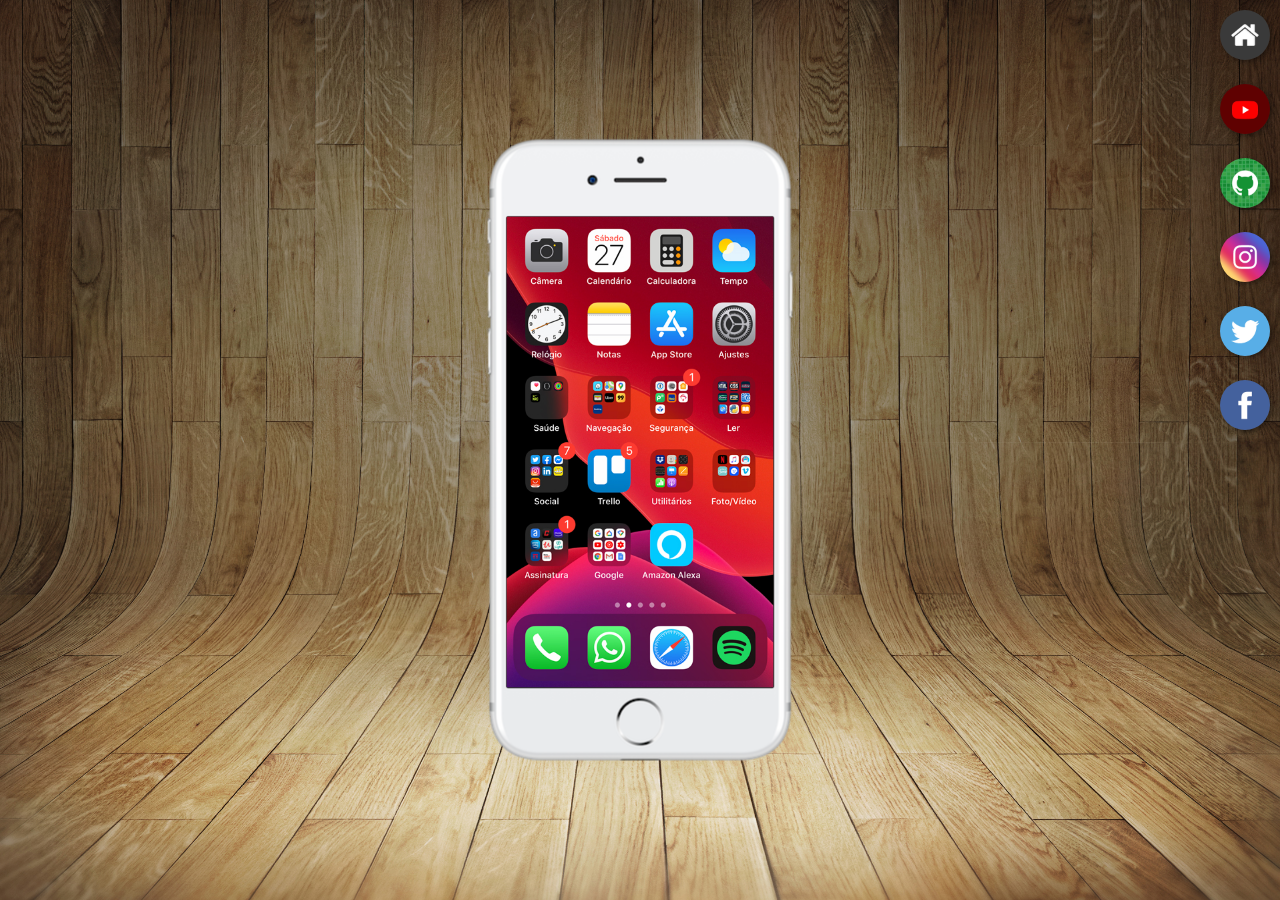
<file: index.html>
<!doctype html>
<html lang="pt-br">
  <head>
    <meta charset="UTF-8" />
    <meta name="viewport" content="width=device-width, initial-scale=1.0" />
    <link rel="shortcut icon" href="favicon.ico" type="image/x-icon" />
    <link rel="stylesheet" href="styles/style.css" />
    <title>Projeto Redes Sociais</title>
  </head>
  <body>
    <main>
      <section id="telefone">
        <iframe src="home.html" name="tela" id="tela" frameborder="0"
          >Seu navegador não é compatível com isso.</iframe
        >
      </section>
      <section id="redes-sociais">
        <a href="home.html" target="tela"
          ><img src="imagens/logo-home.jpg" alt=""
        /></a>
        <a href="youtube.html" target="tela"
          ><img src="imagens/logo-youtube.jpg" alt=""
        /></a>
        <a href="github.html" target="tela"
          ><img src="imagens/logo-github.jpg" alt=""
        /></a>
        <a href="instagram.html" target="tela"
          ><img src="imagens/logo-instagram.jpg" alt=""
        /></a>
        <a href="twitter.html" target="tela"
          ><img src="imagens/logo-twitter.jpg" alt=""
        /></a>
        <a href="facebook.html" target="tela"
          ><img src="imagens/logo-facebook.jpg" alt=""
        /></a>
      </section>
    </main>
  </body>
</html>
</file>
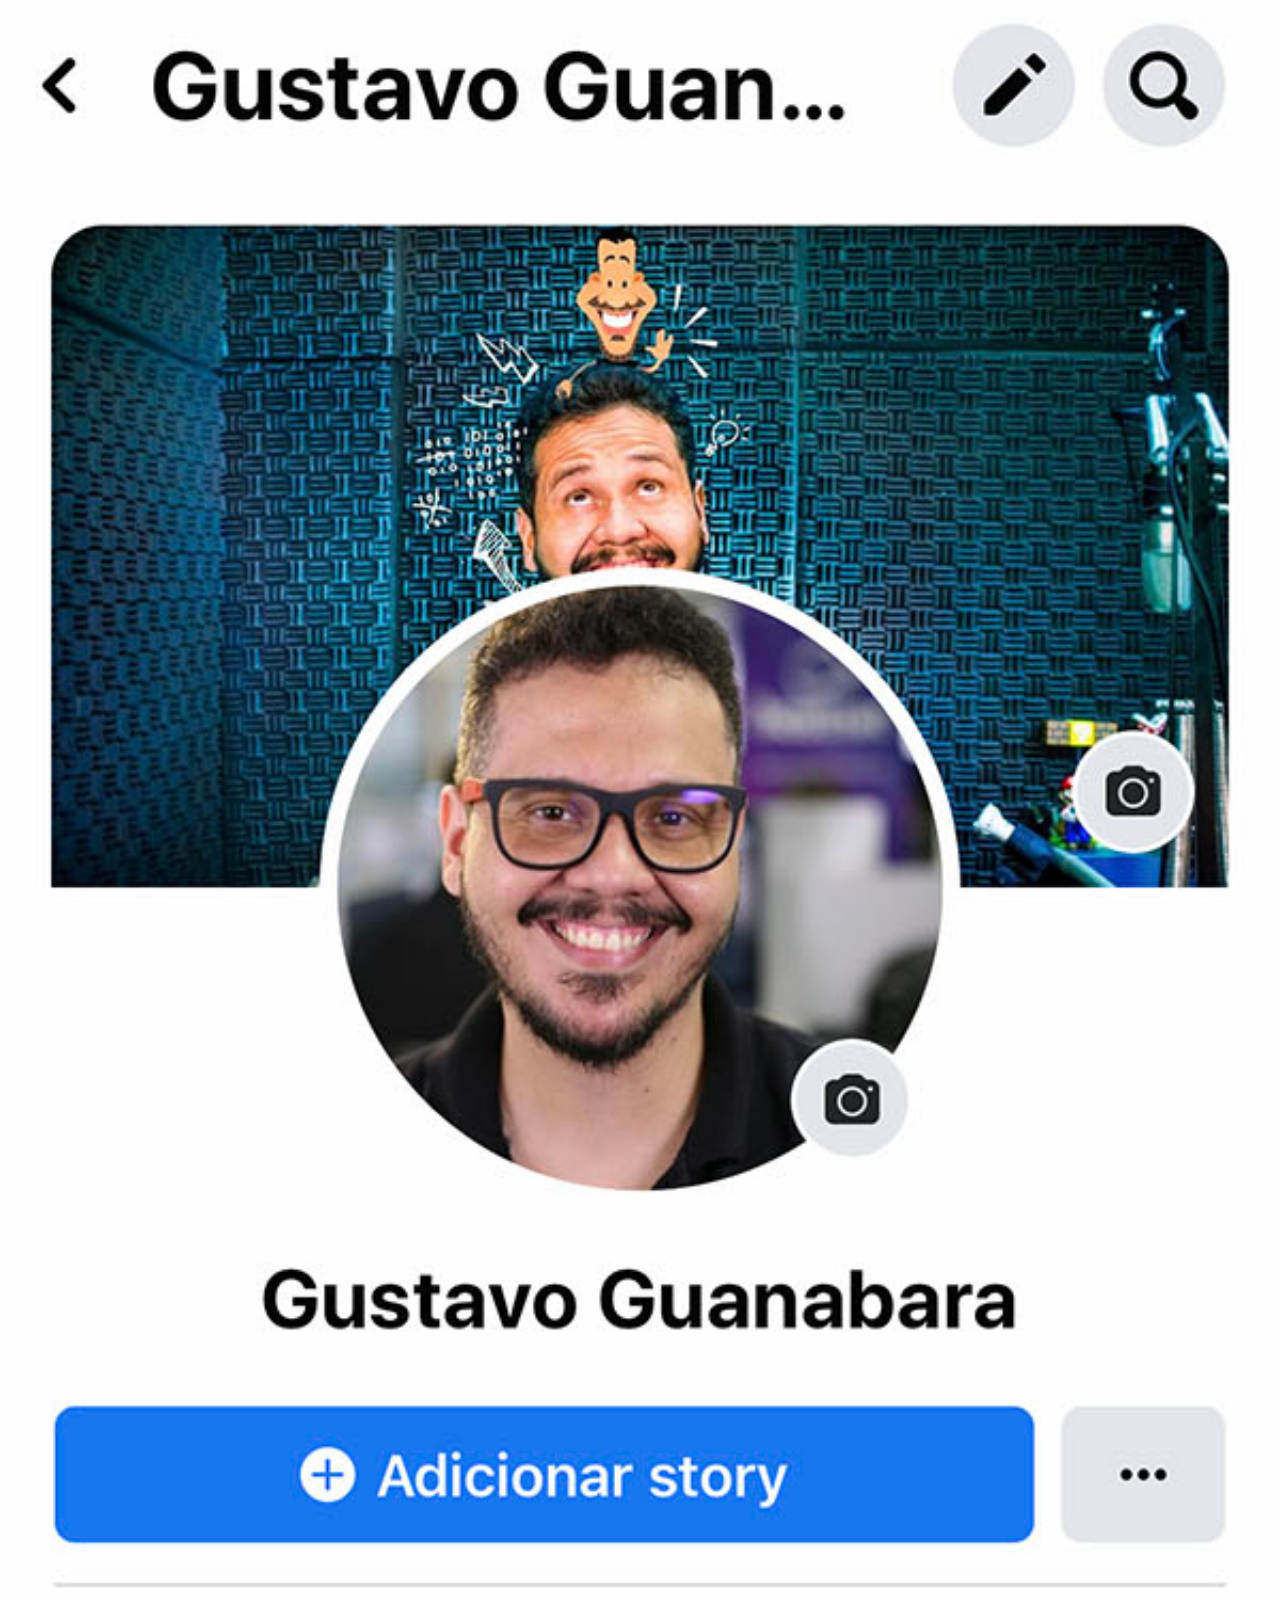
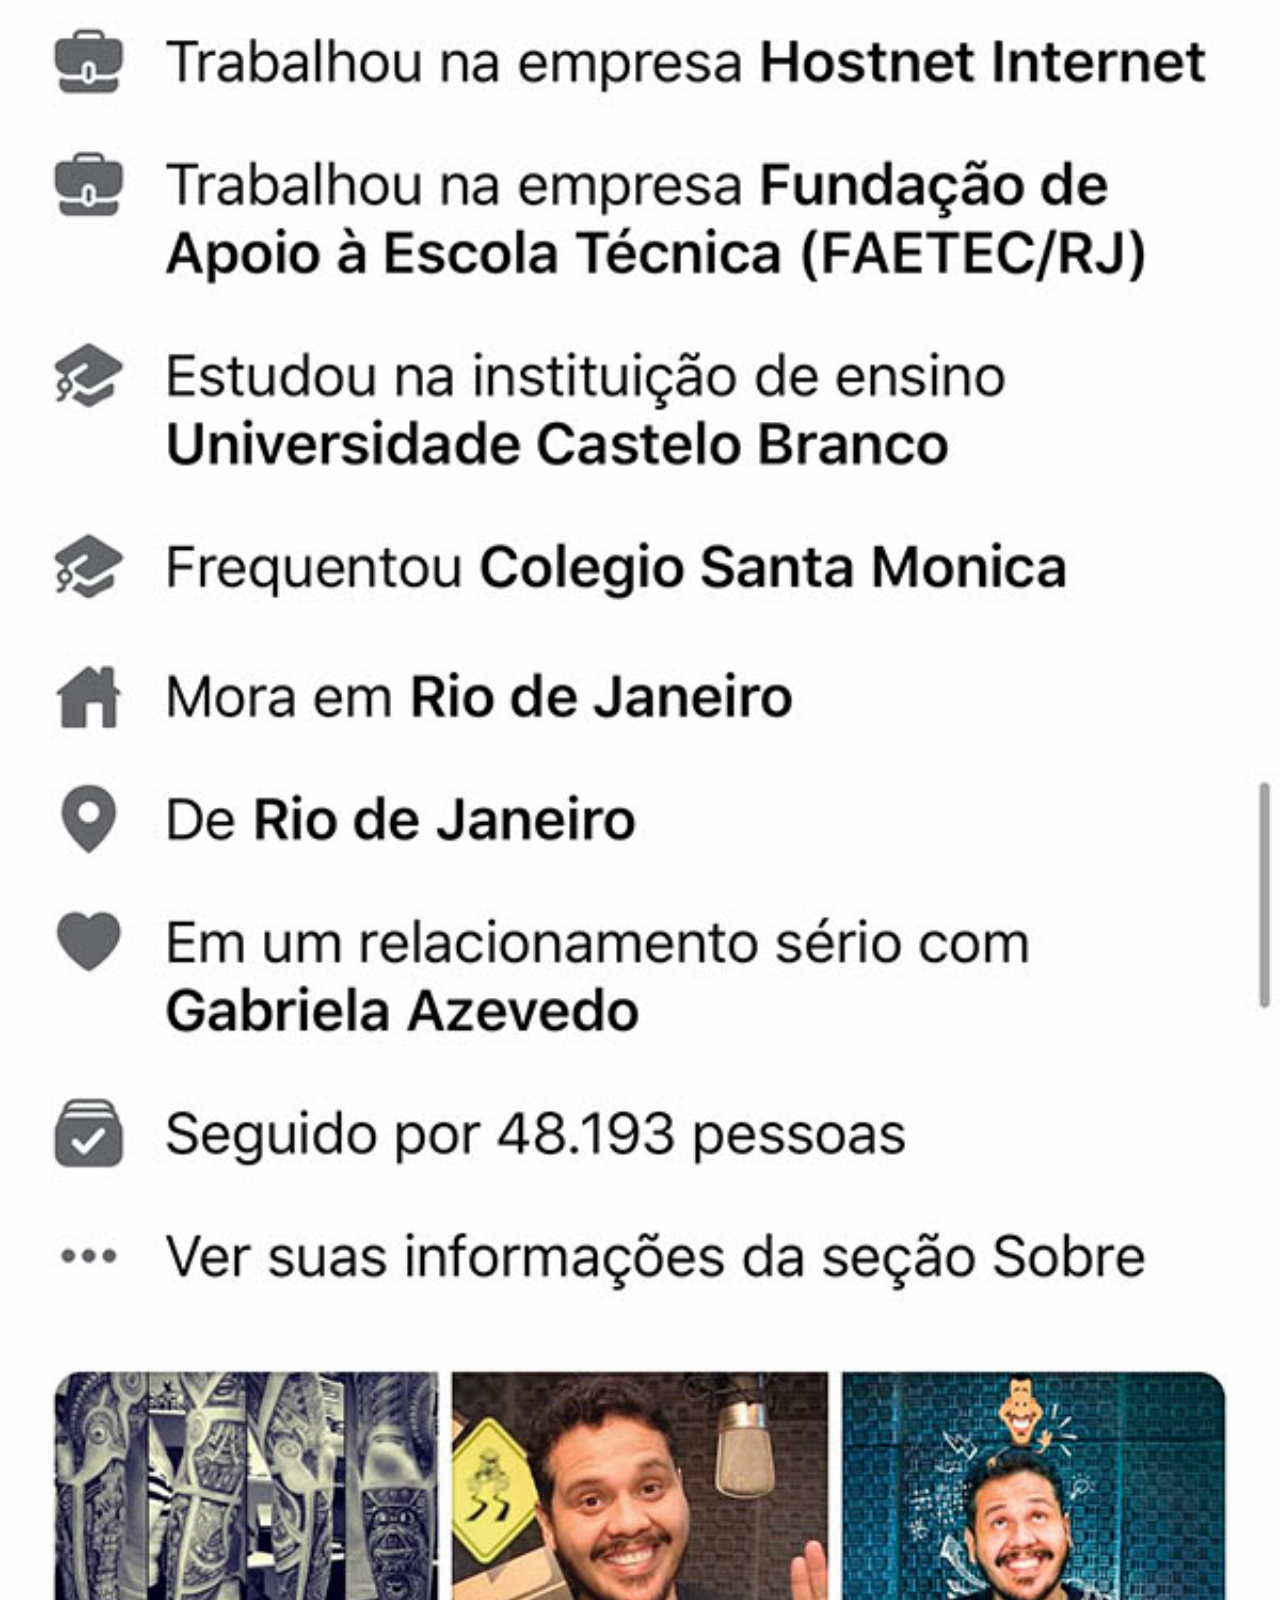
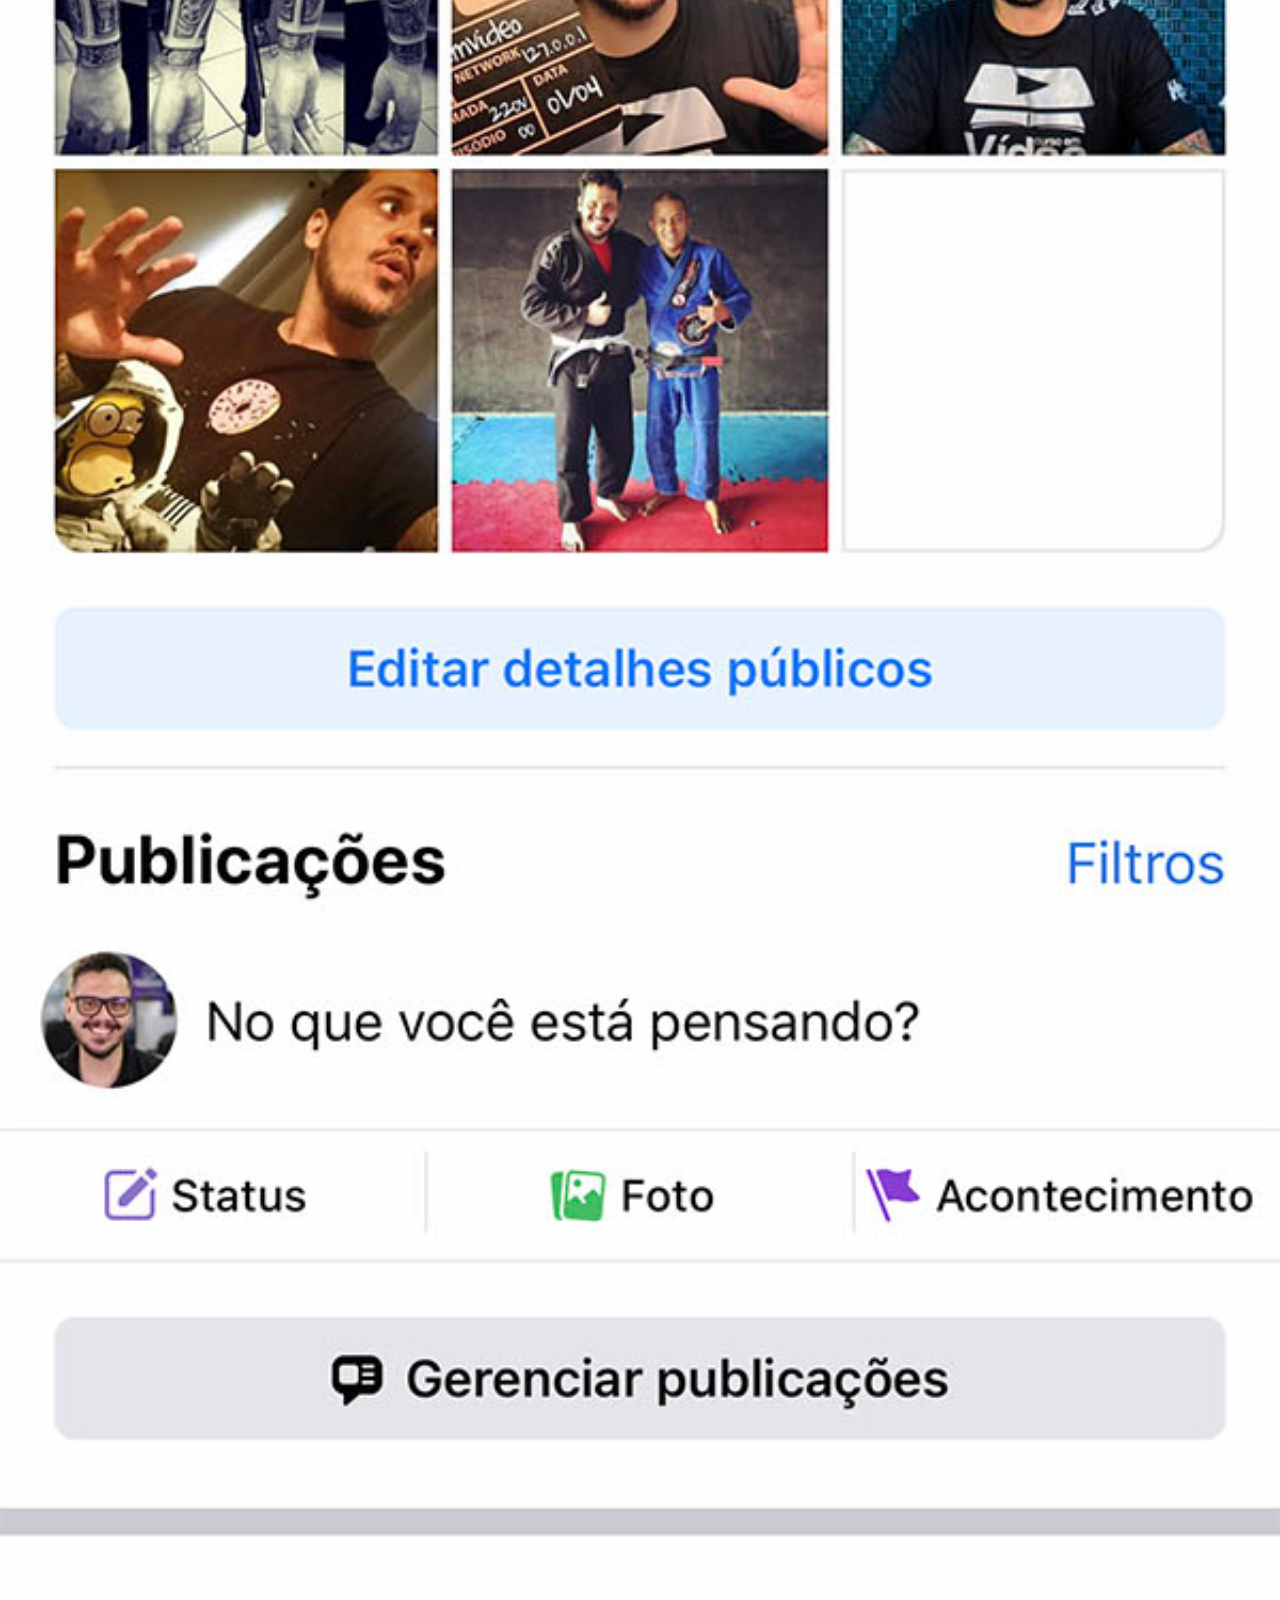
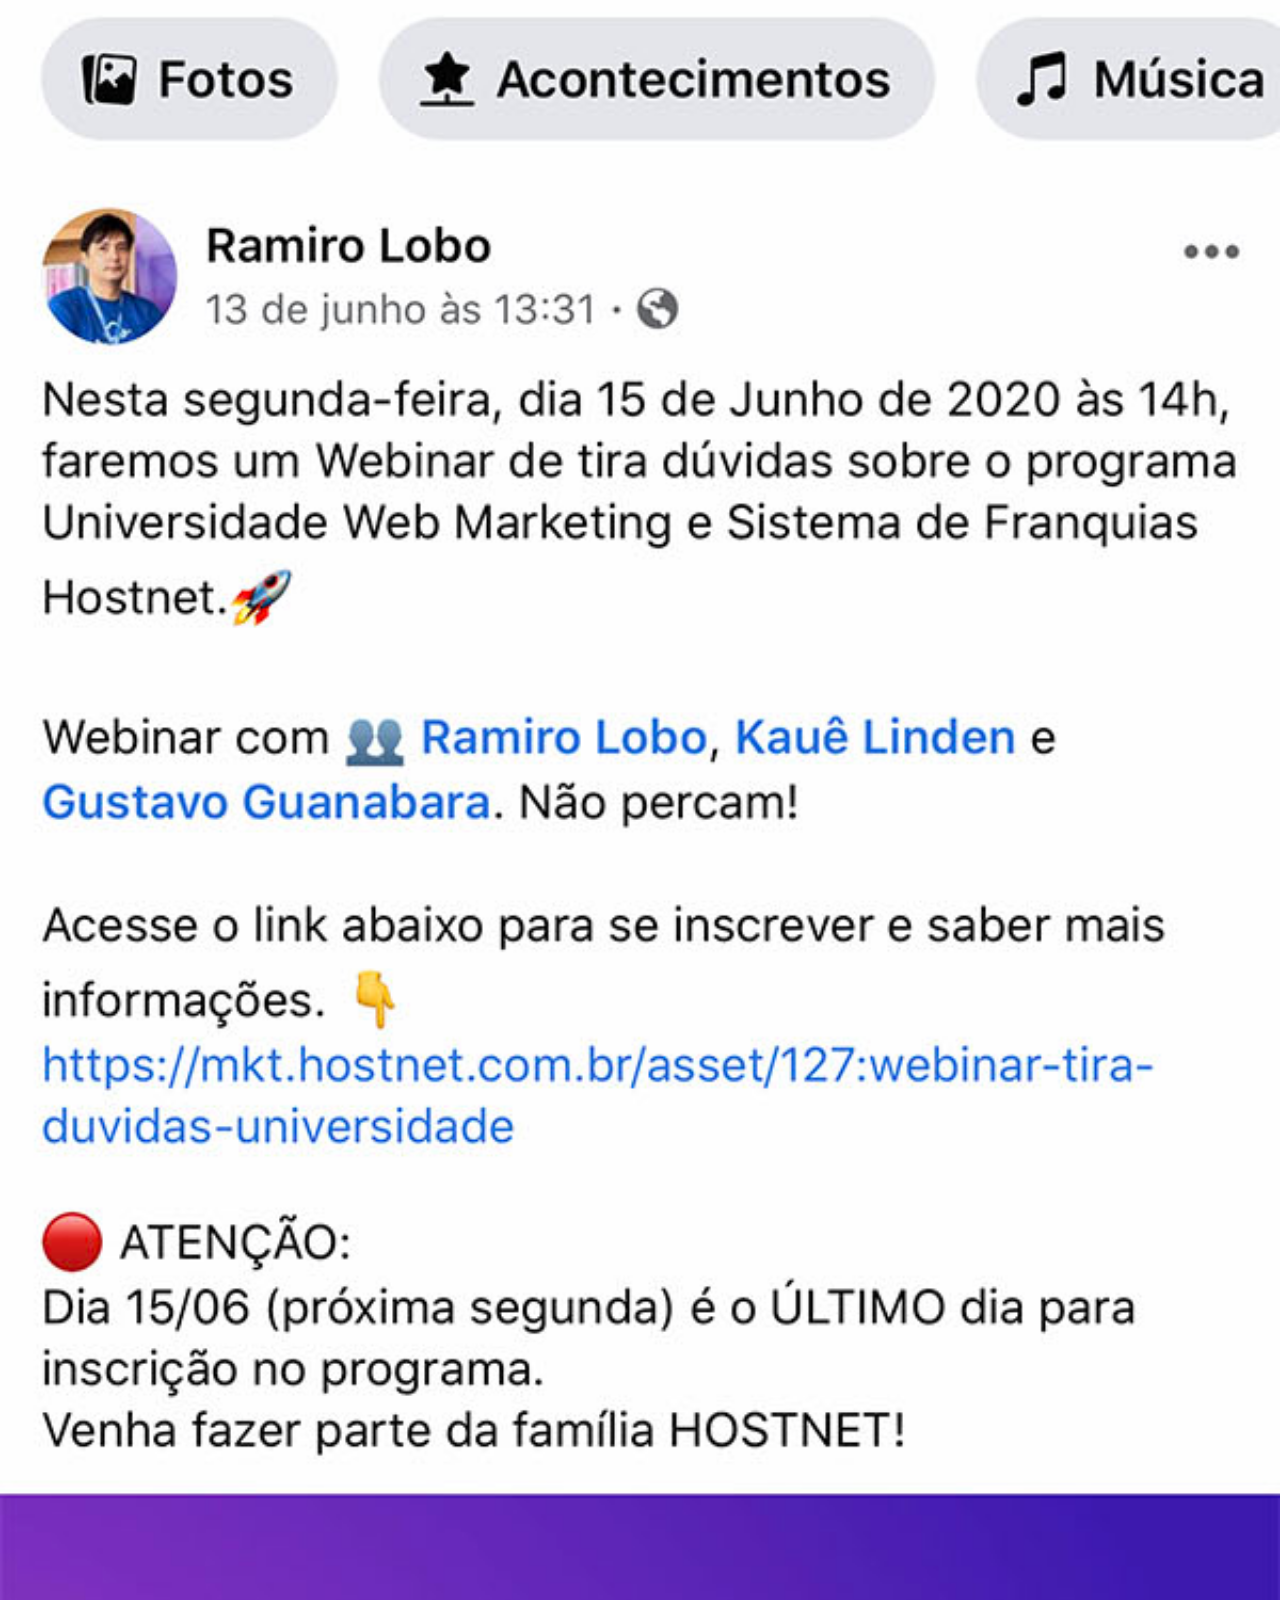
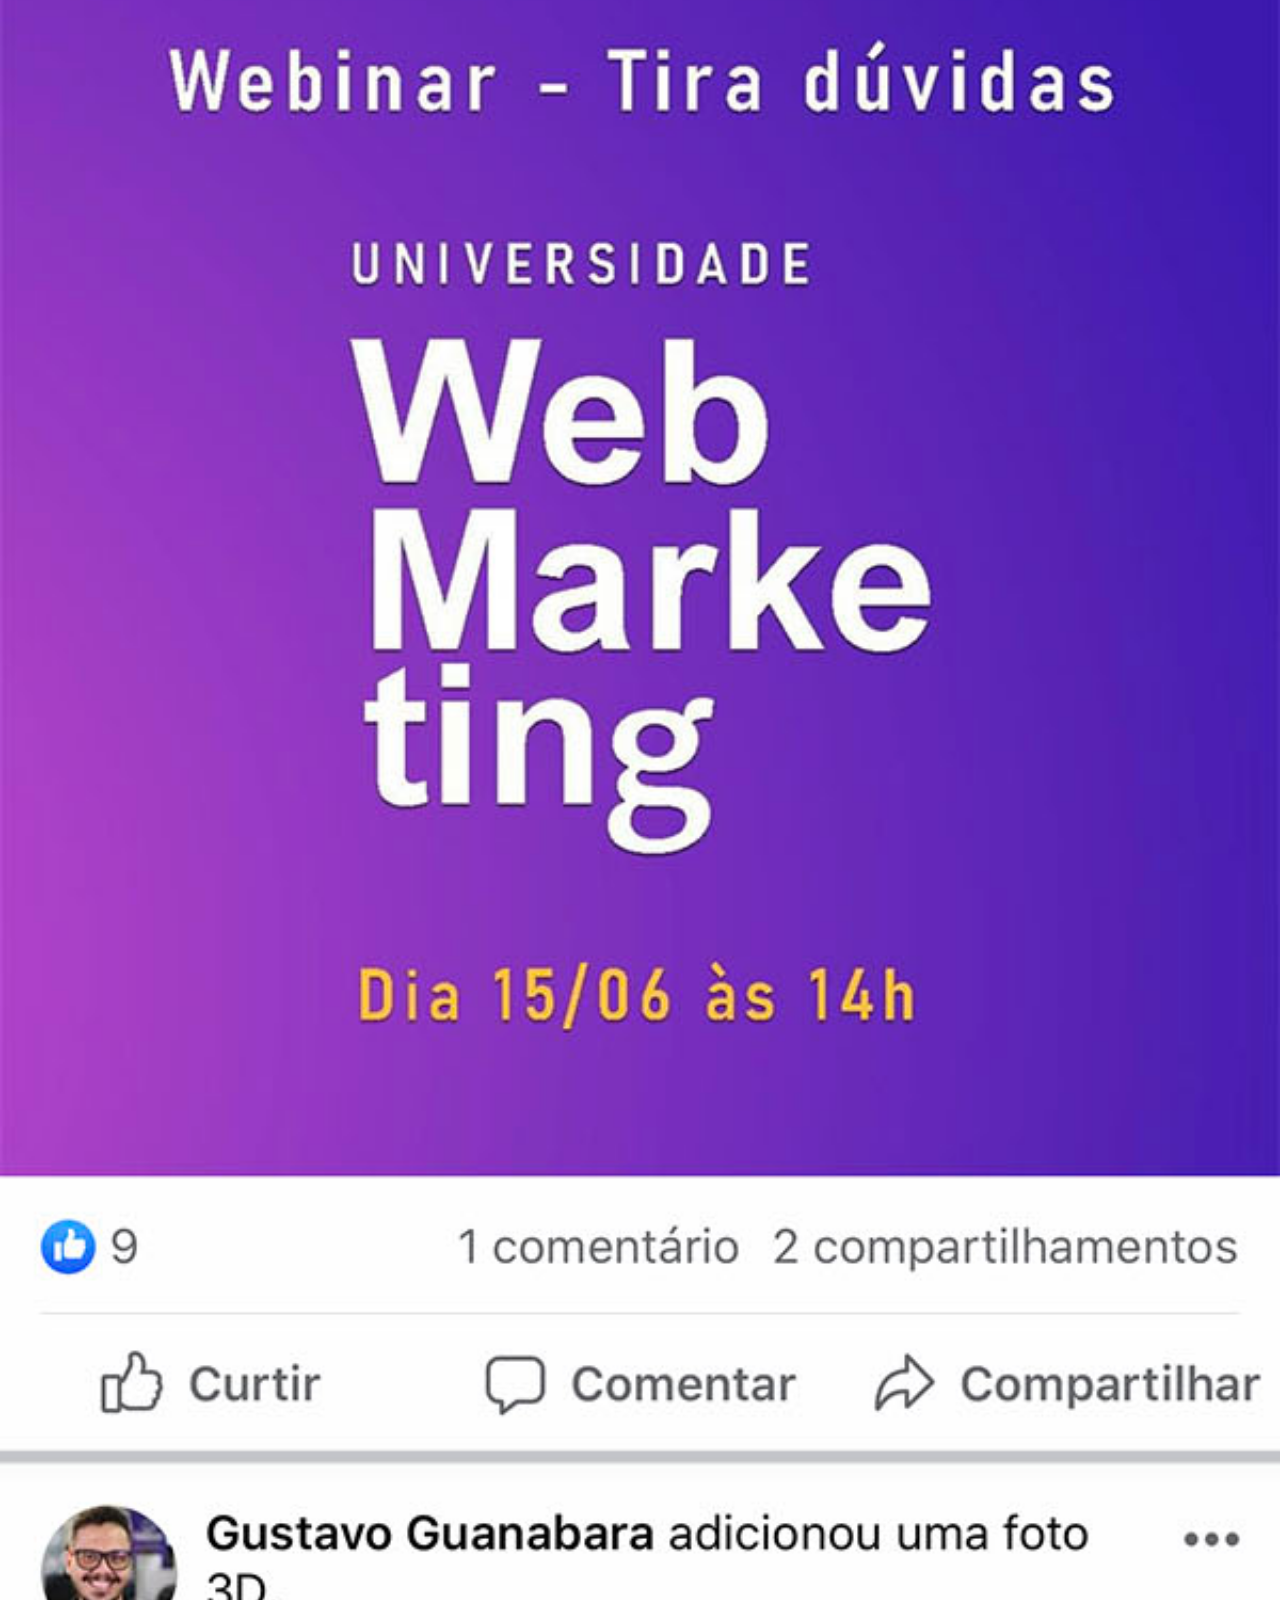
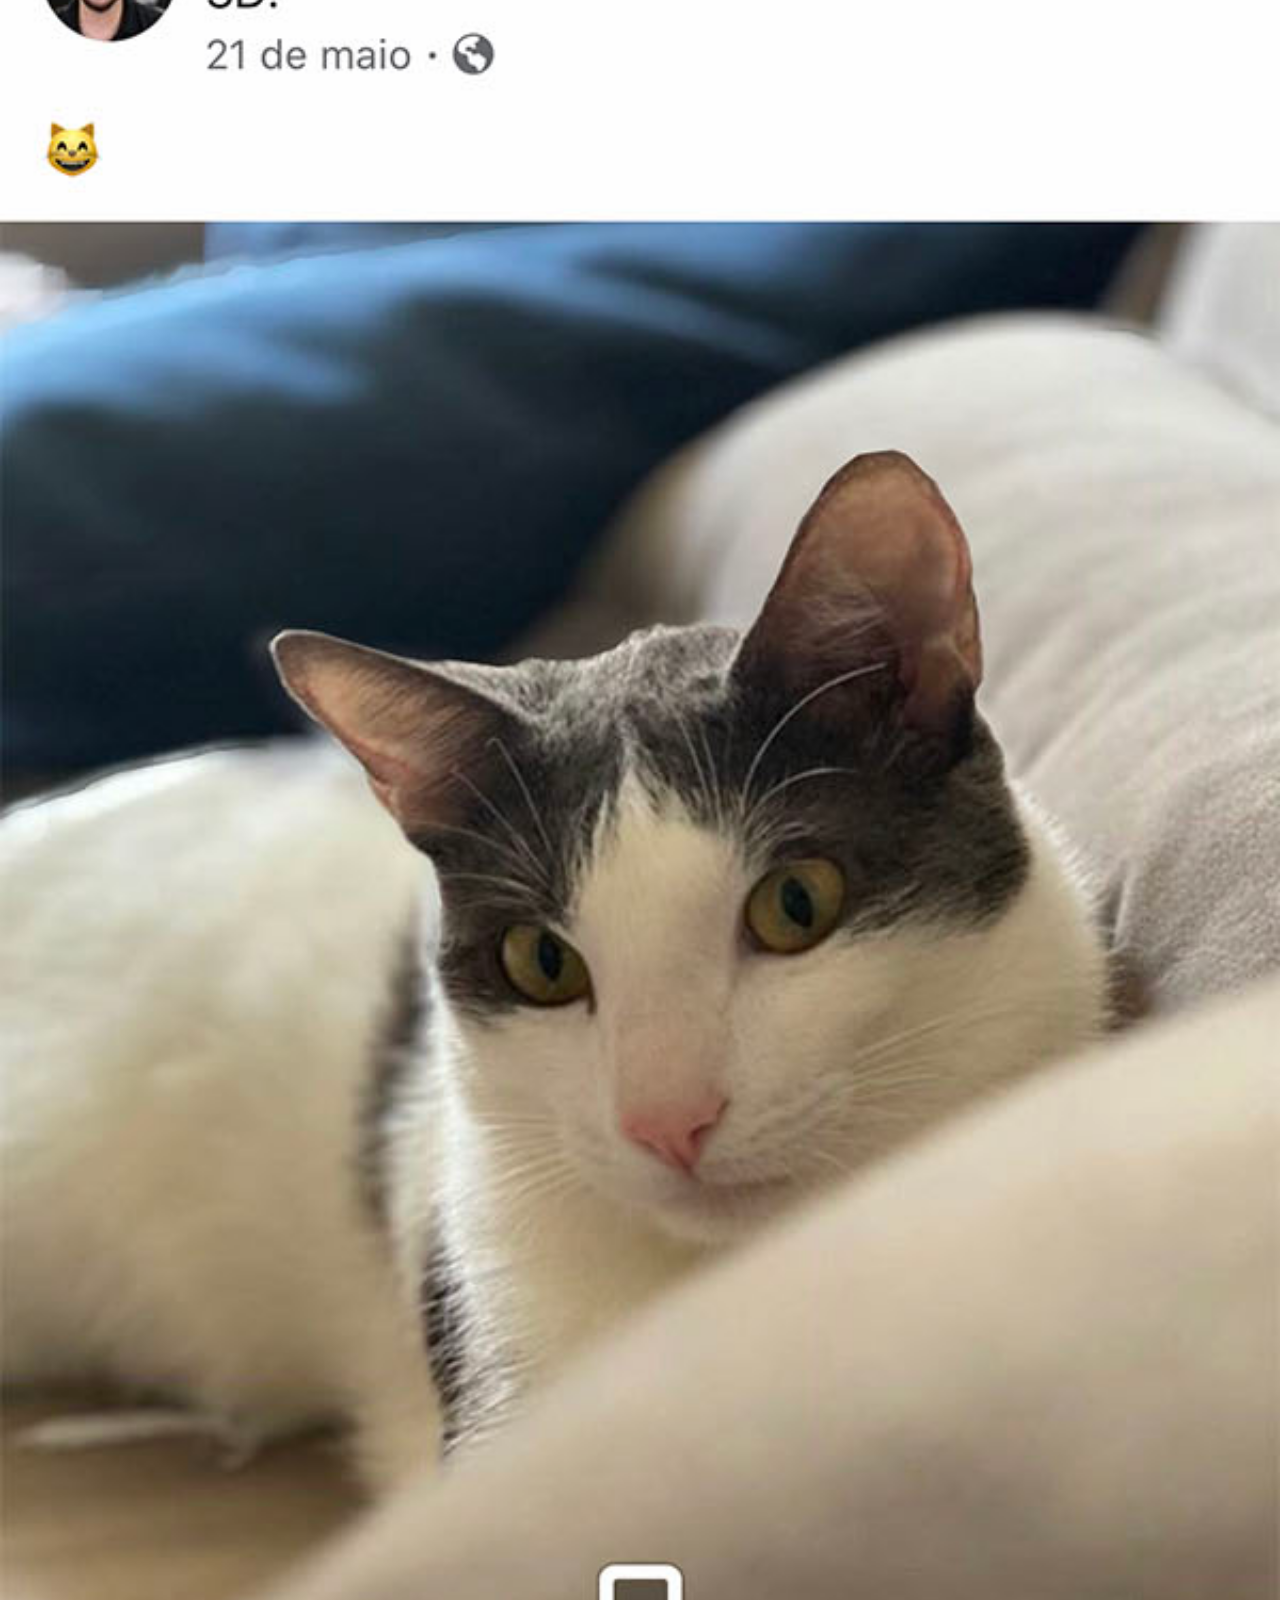
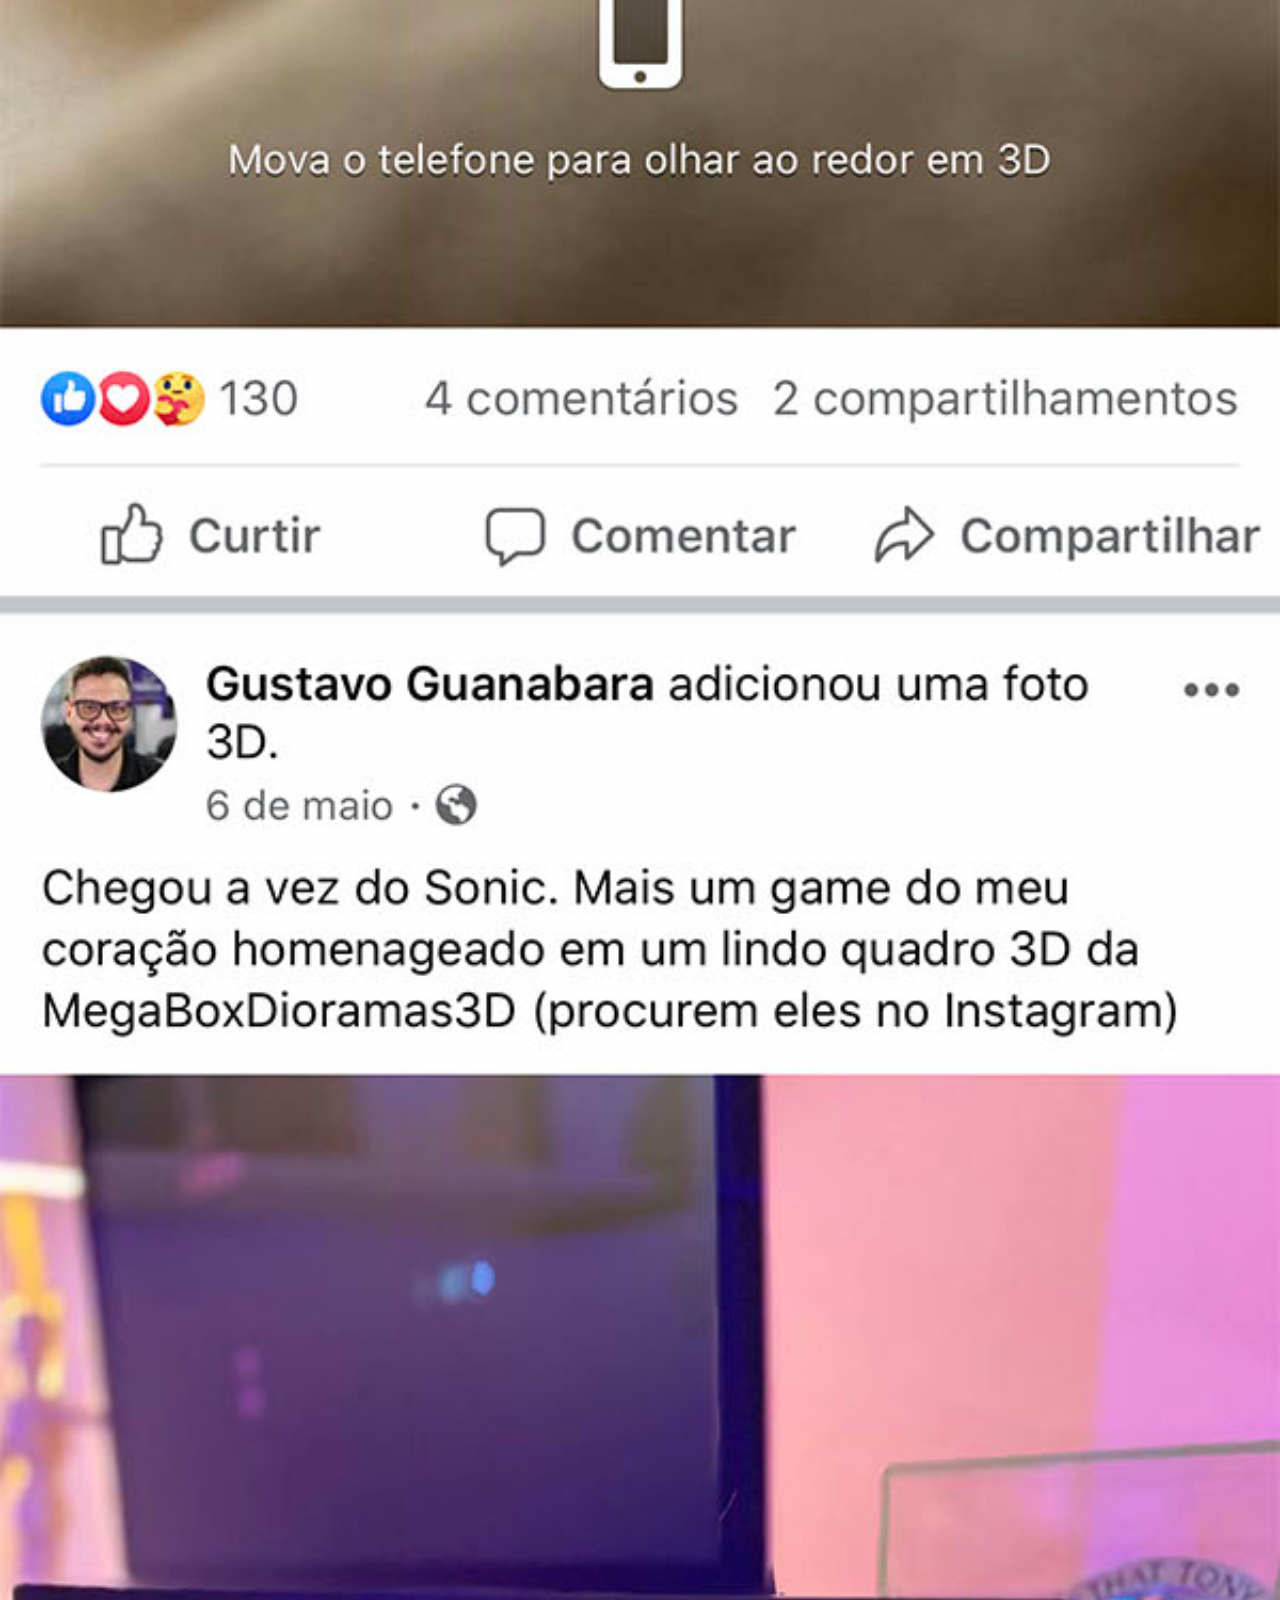
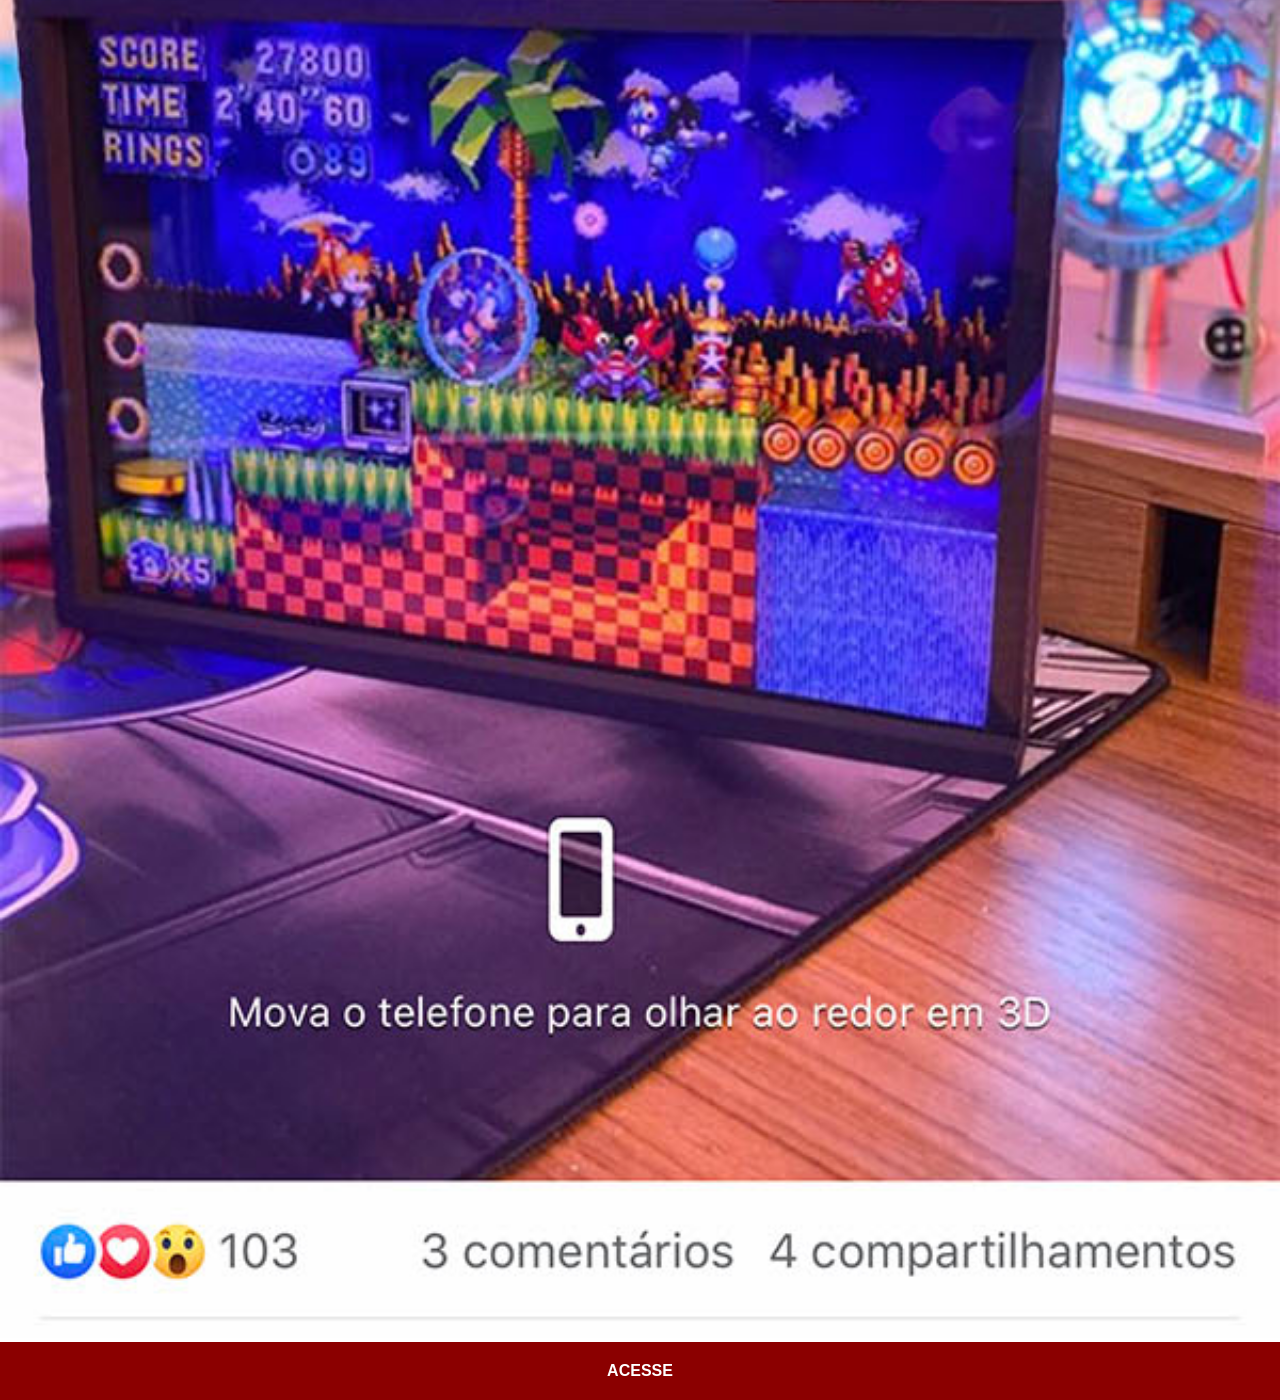
<file: facebook.html>
<!doctype html>
<html lang="pt-br">
  <head>
    <meta charset="UTF-8" />
    <meta name="viewport" content="width=device-width, initial-scale=1.0" />
    <link rel="stylesheet" href="styles/social.css" />
    <title>Facebook</title>
  </head>
  <body>
    <img src="imagens/tela-facebook.jpg" alt="Facebook" /><a
      href="https://www.facebook.com/gustavoguanabara"
      >ACESSE</a
    >
  </body>
</html>
</file>
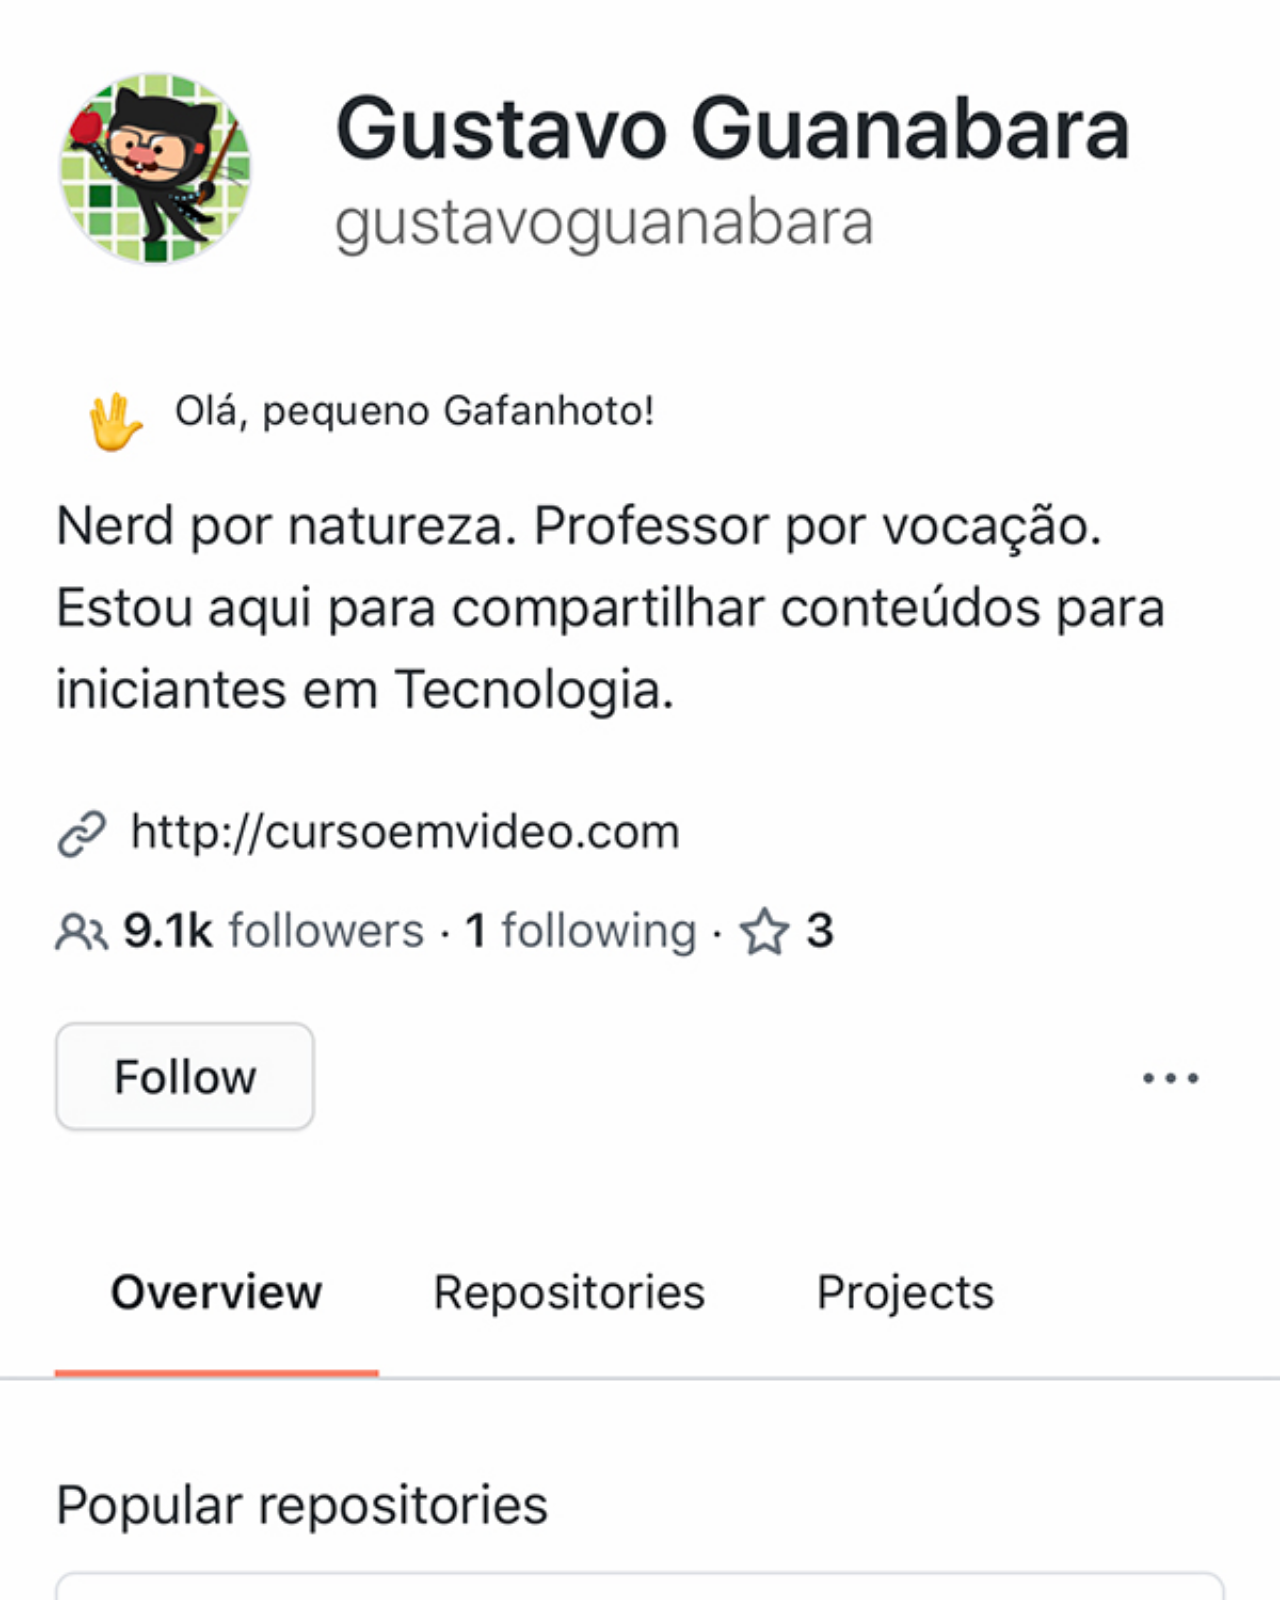
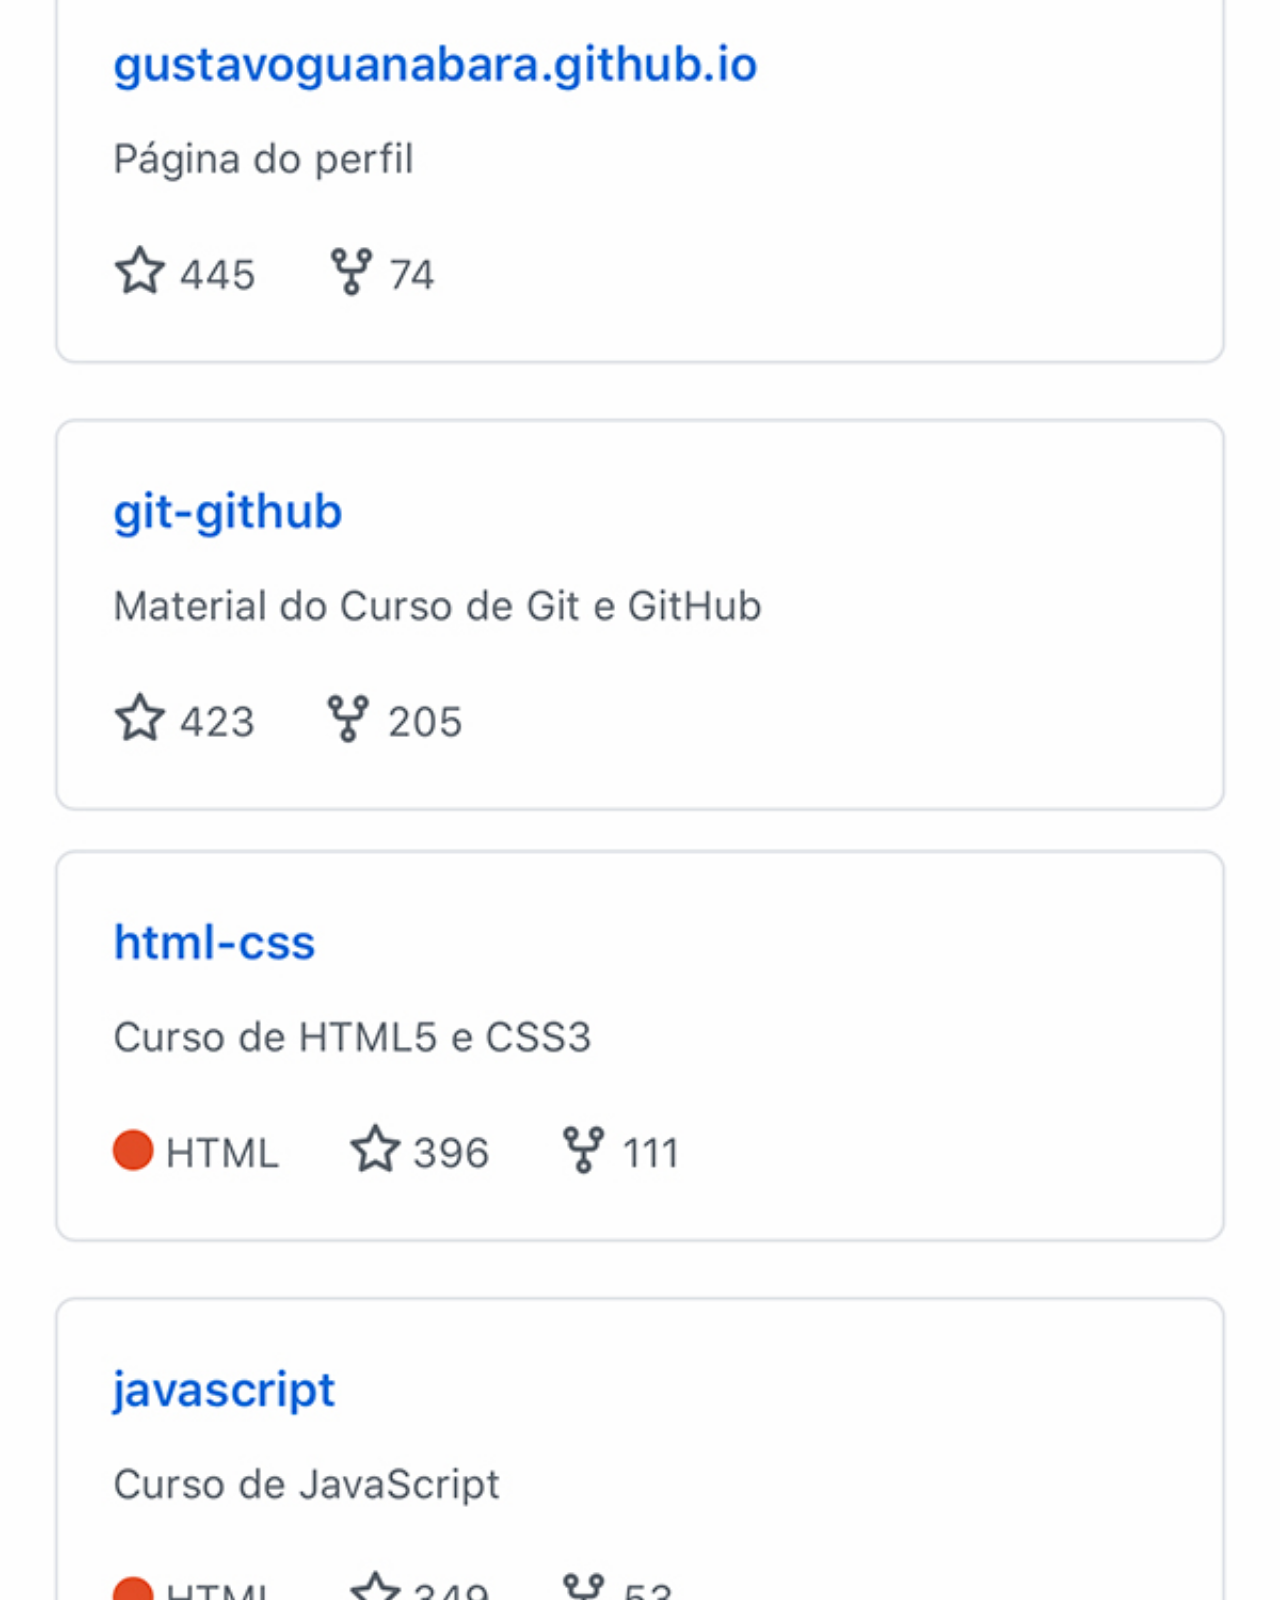
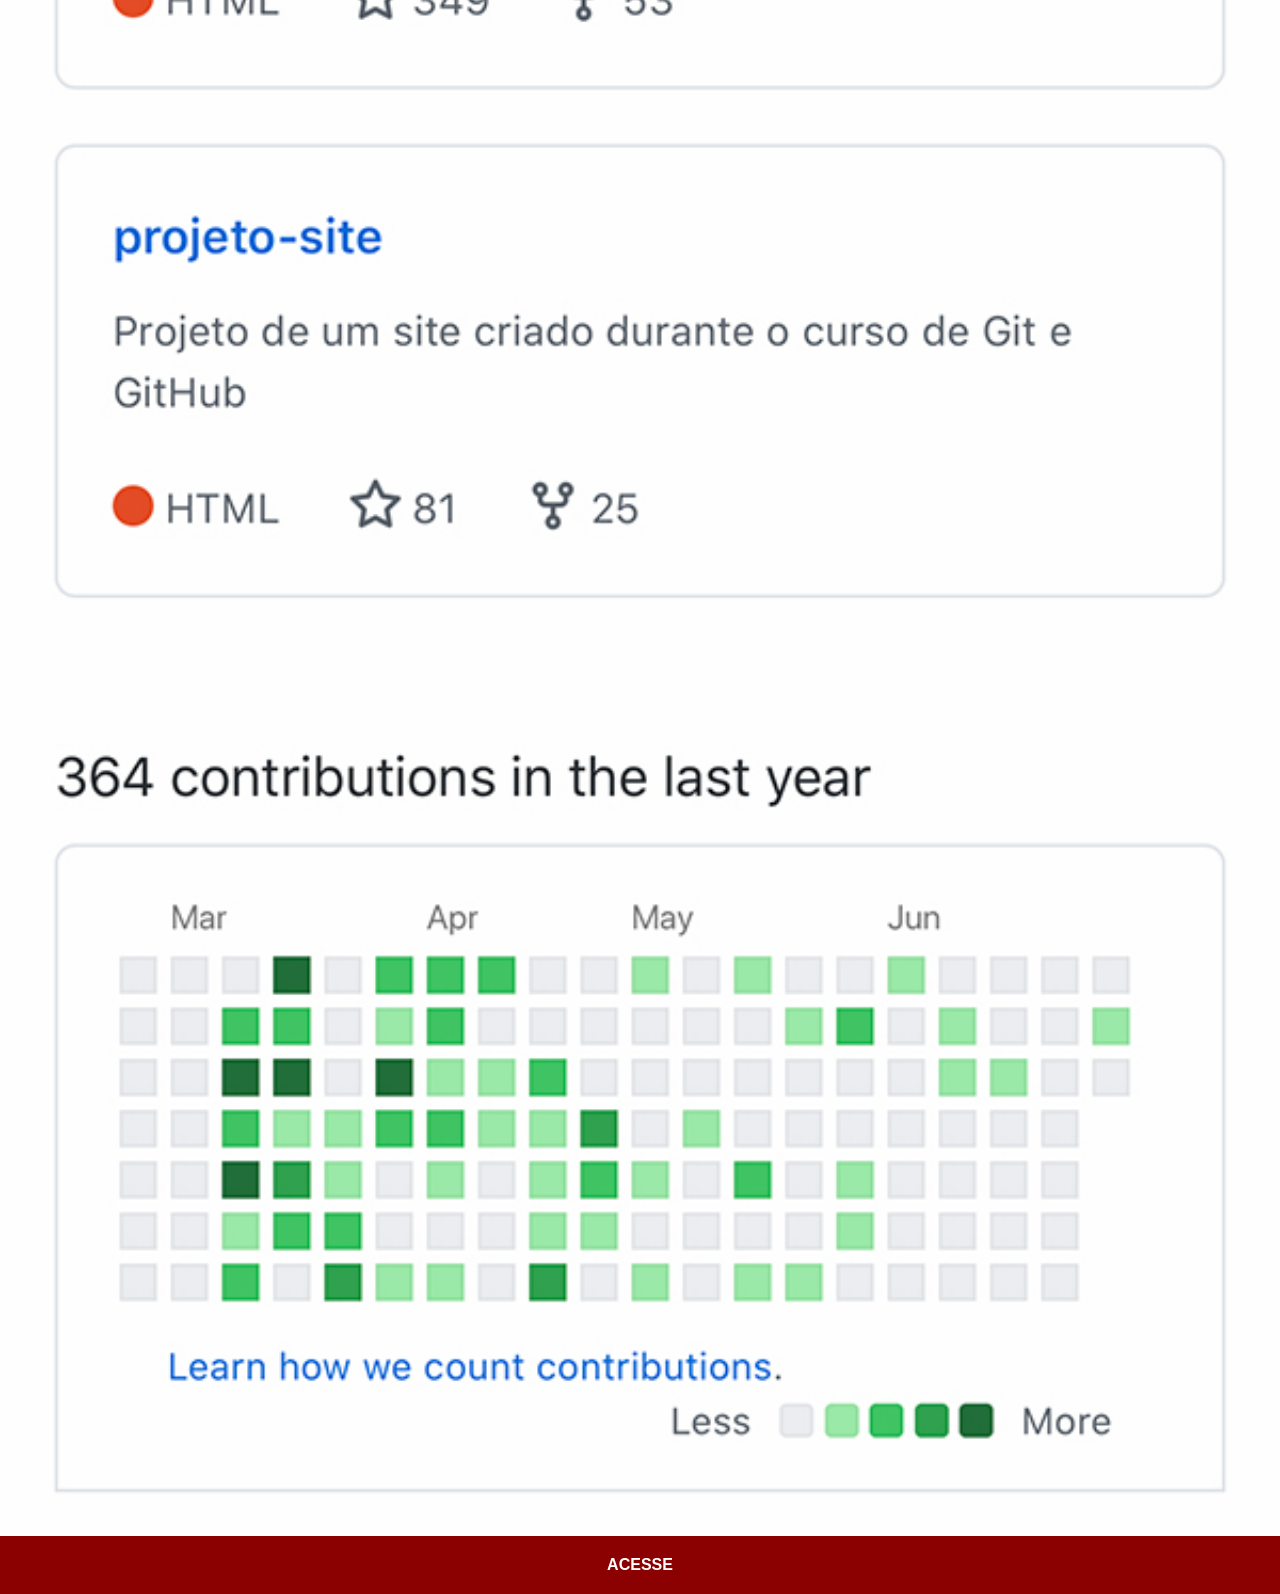
<file: github.html>
<!doctype html>
<html lang="pt-br">
  <head>
    <meta charset="UTF-8" />
    <meta name="viewport" content="width=device-width, initial-scale=1.0" />
    <link rel="stylesheet" href="styles/social.css" />
    <title>GitHub</title>
  </head>
  <body>
    <img src="imagens/tela-github.jpg" alt="GitHub" /><a
      href="https://github.com/gustavoguanabara"
      >ACESSE</a
    >
  </body>
</html>
</file>
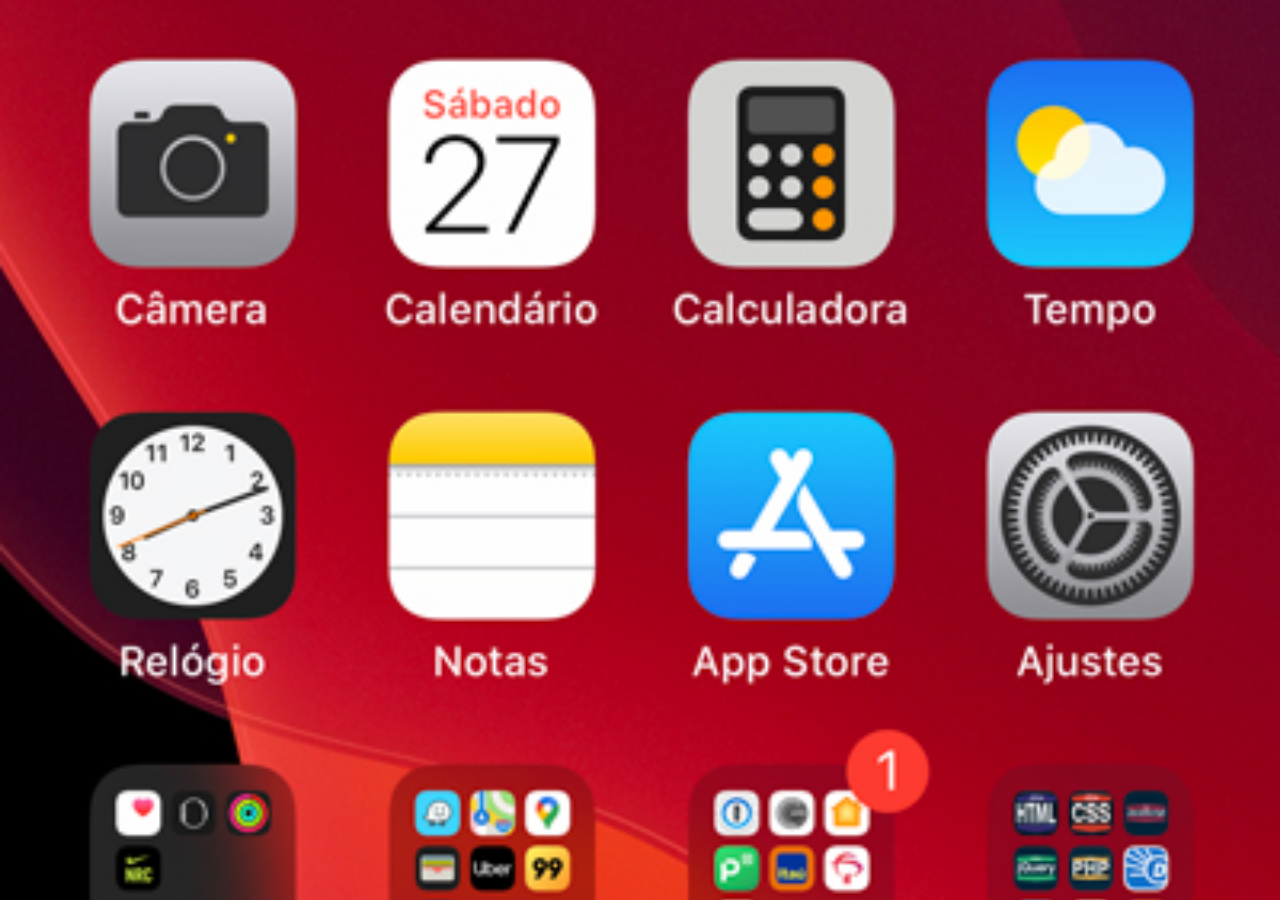
<file: home.html>
<!doctype html>
<html lang="pt-br">
  <head>
    <meta charset="UTF-8" />
    <meta name="viewport" content="width=device-width, initial-scale=1.0" />
    <title>Home</title>
  </head>
  <style>
    * {
      margin: 0px;
      padding: 0px;
    }

    body {
      width: 100vw;
      height: 100vh;
      background: black url(../imagens/tela-home.jpg) no-repeat top center;
      background-size: cover;
    }
  </style>
  <body></body>
</html>
</file>
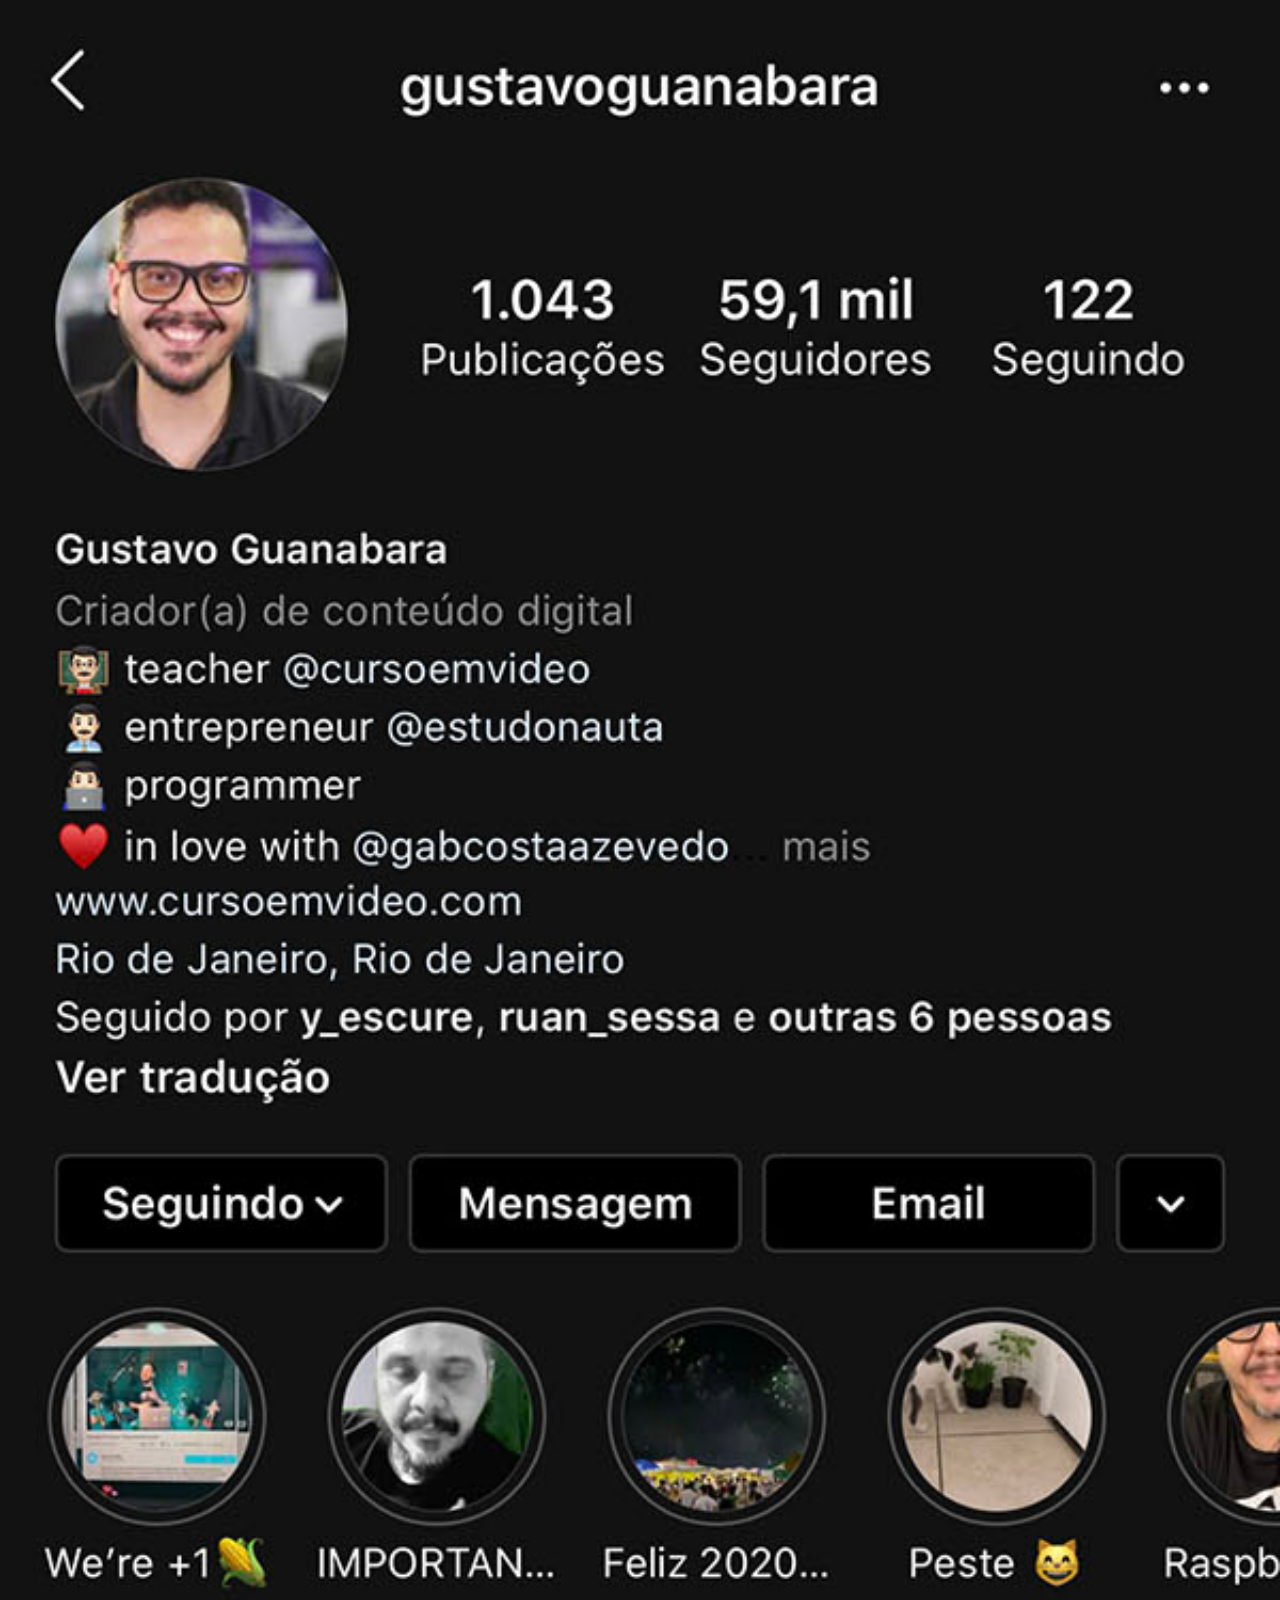
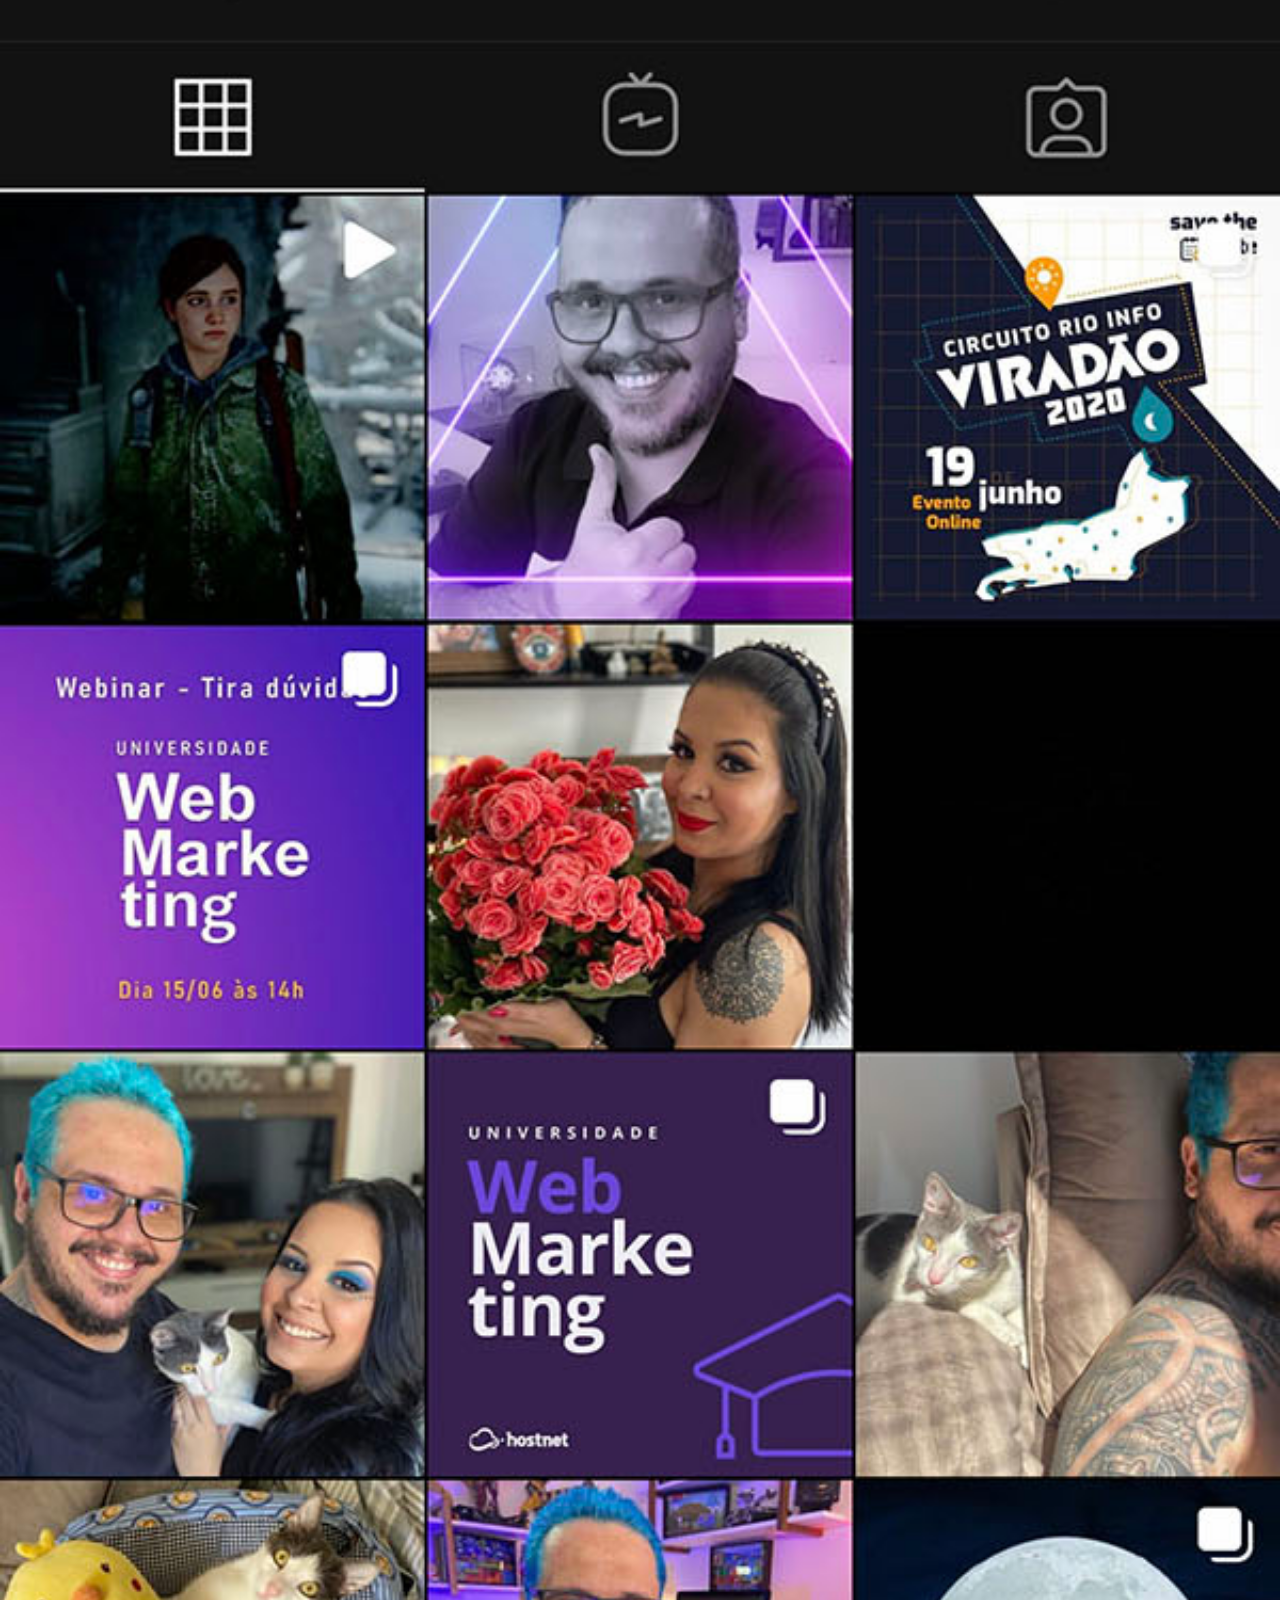
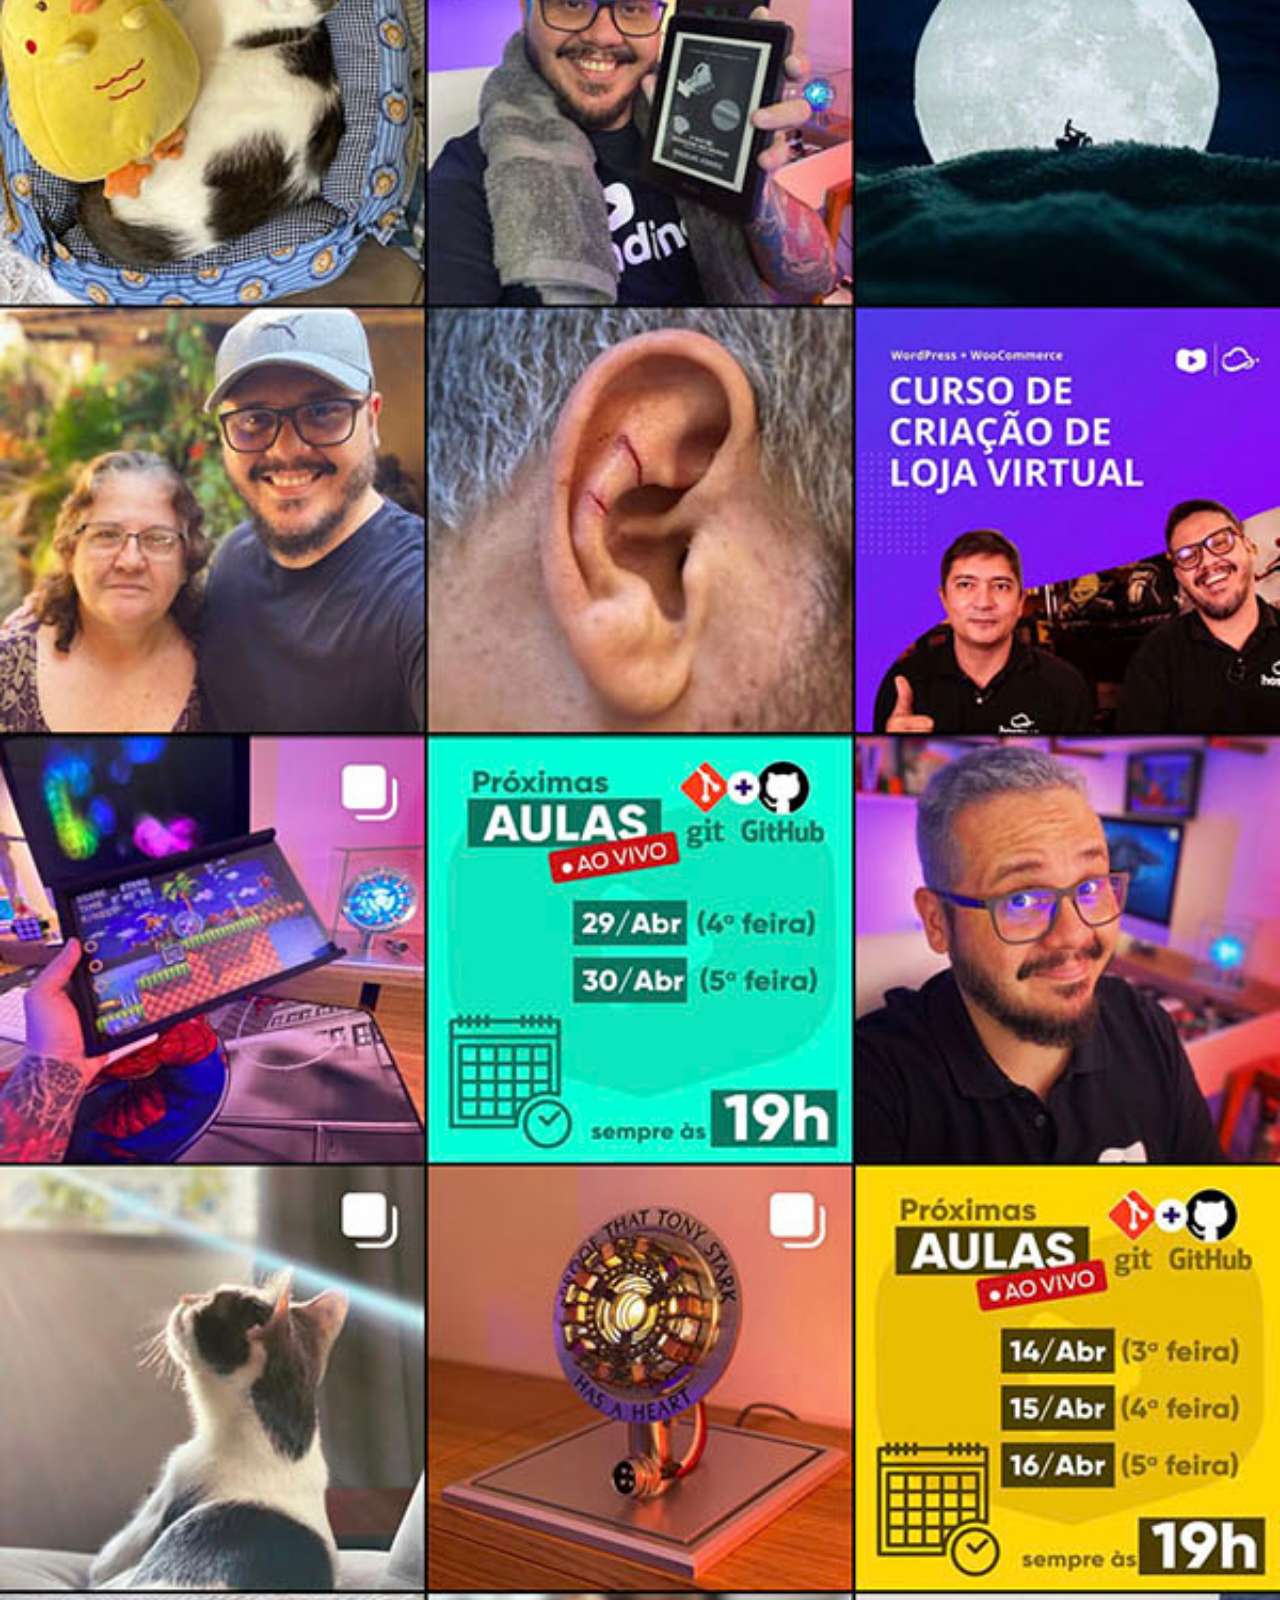
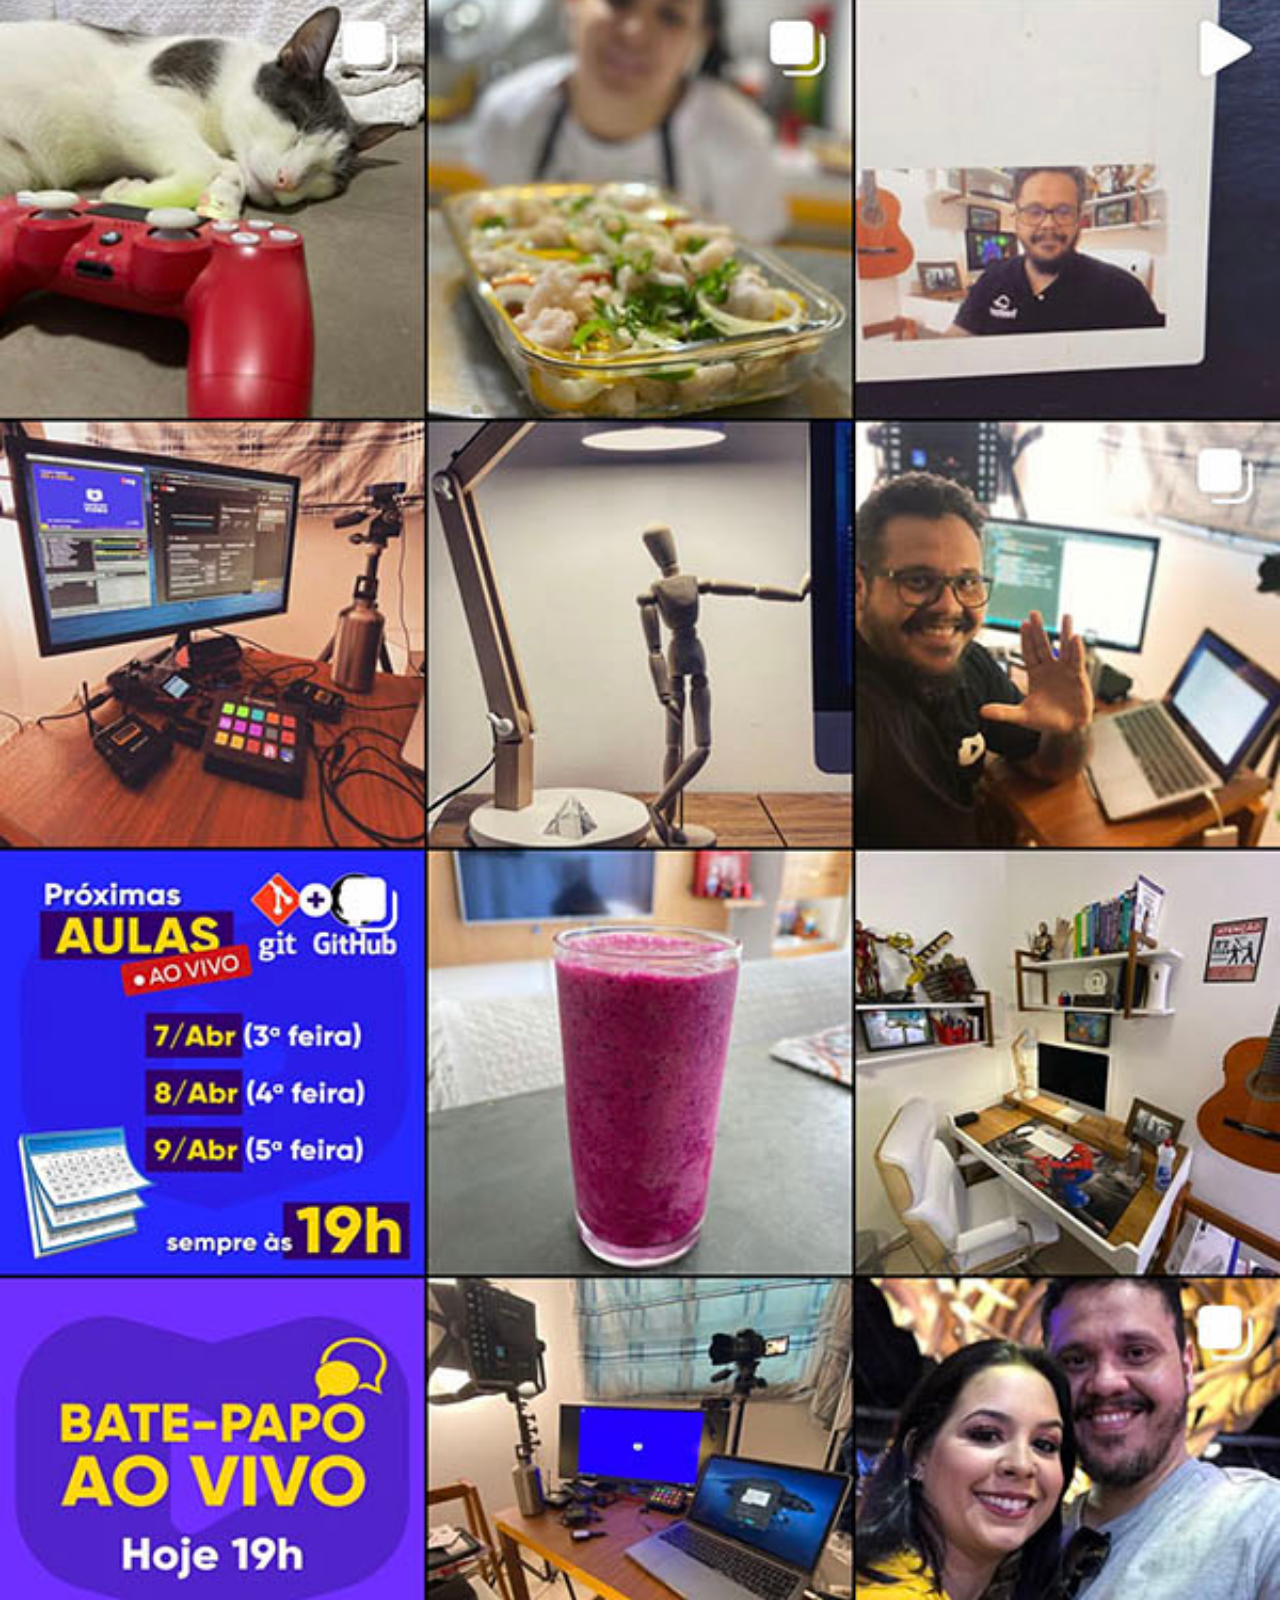
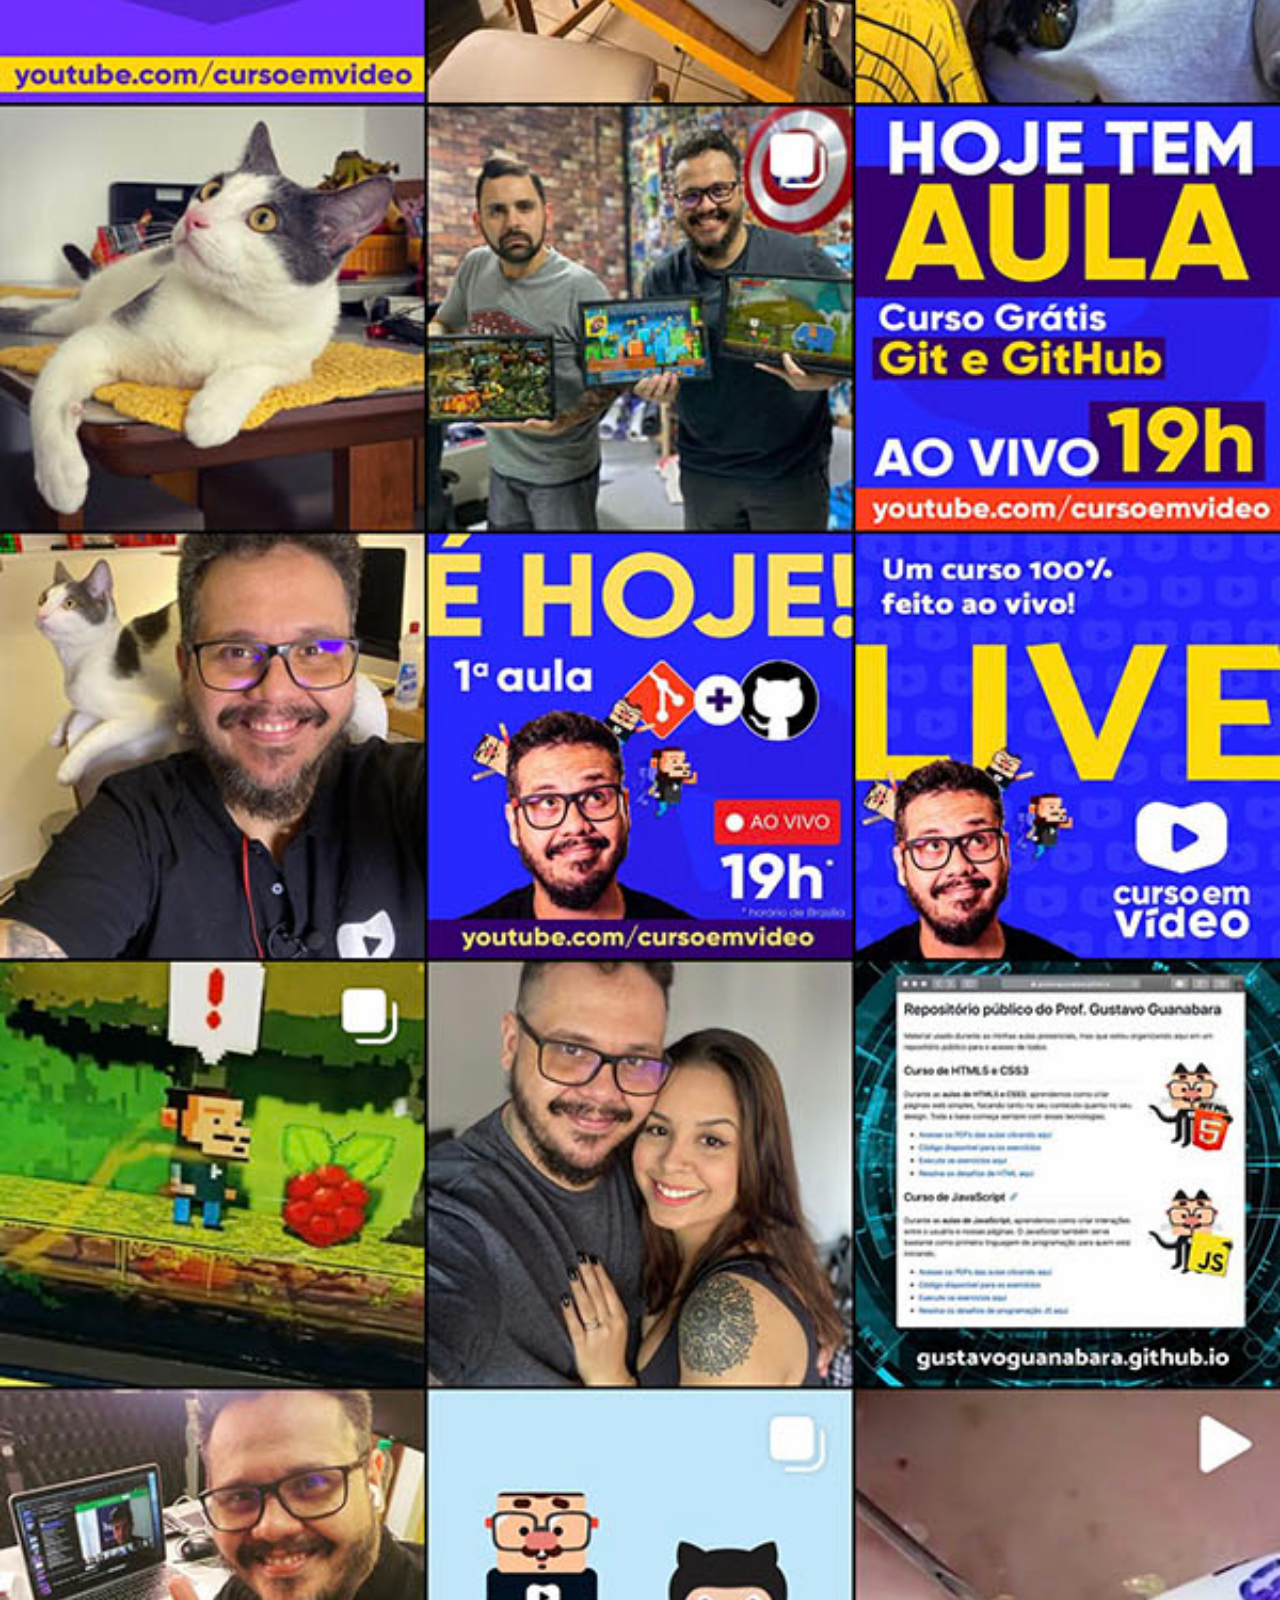
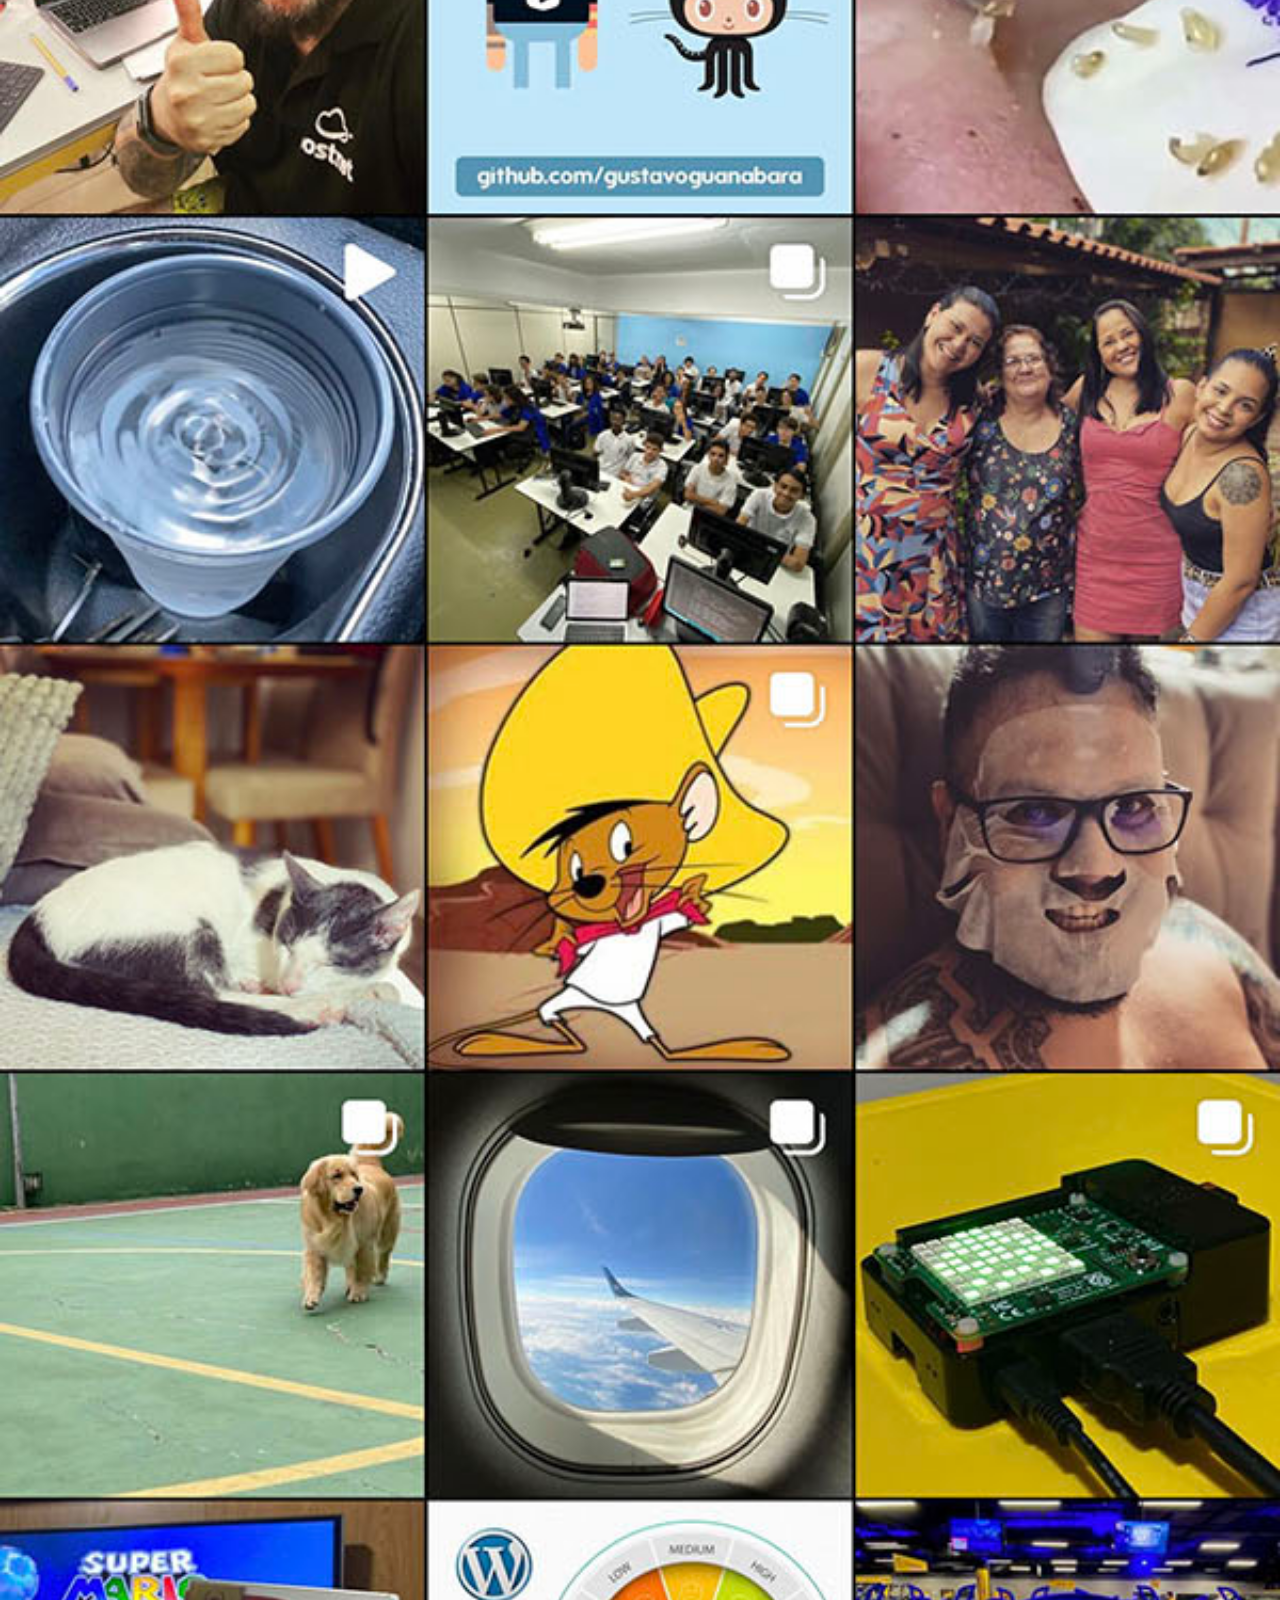
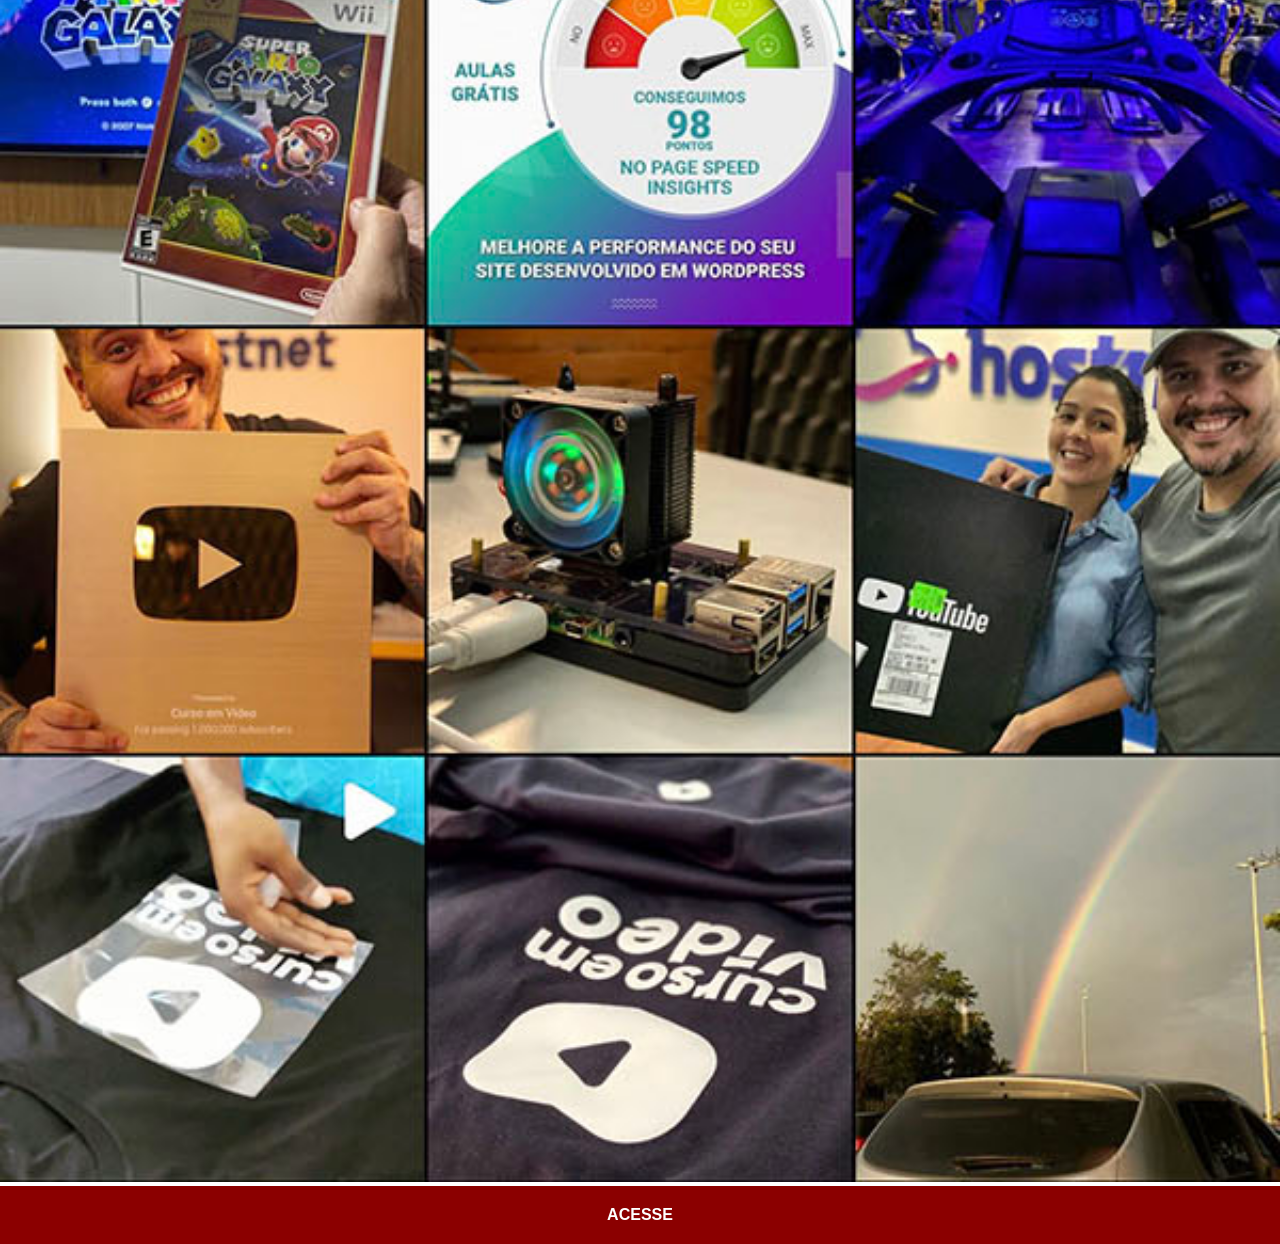
<file: instagram.html>
<!doctype html>
<html lang="pt-br">
  <head>
    <meta charset="UTF-8" />
    <meta name="viewport" content="width=device-width, initial-scale=1.0" />
    <link rel="stylesheet" href="styles/social.css" />
    <title>Instagram</title>
  </head>
  <body>
    <img src="imagens/tela-instagram.jpg" alt="Instagram" /><a
      href="https://www.instagram.com/gustavoguanabara/"
      >ACESSE</a
    >
  </body>
</html>
</file>
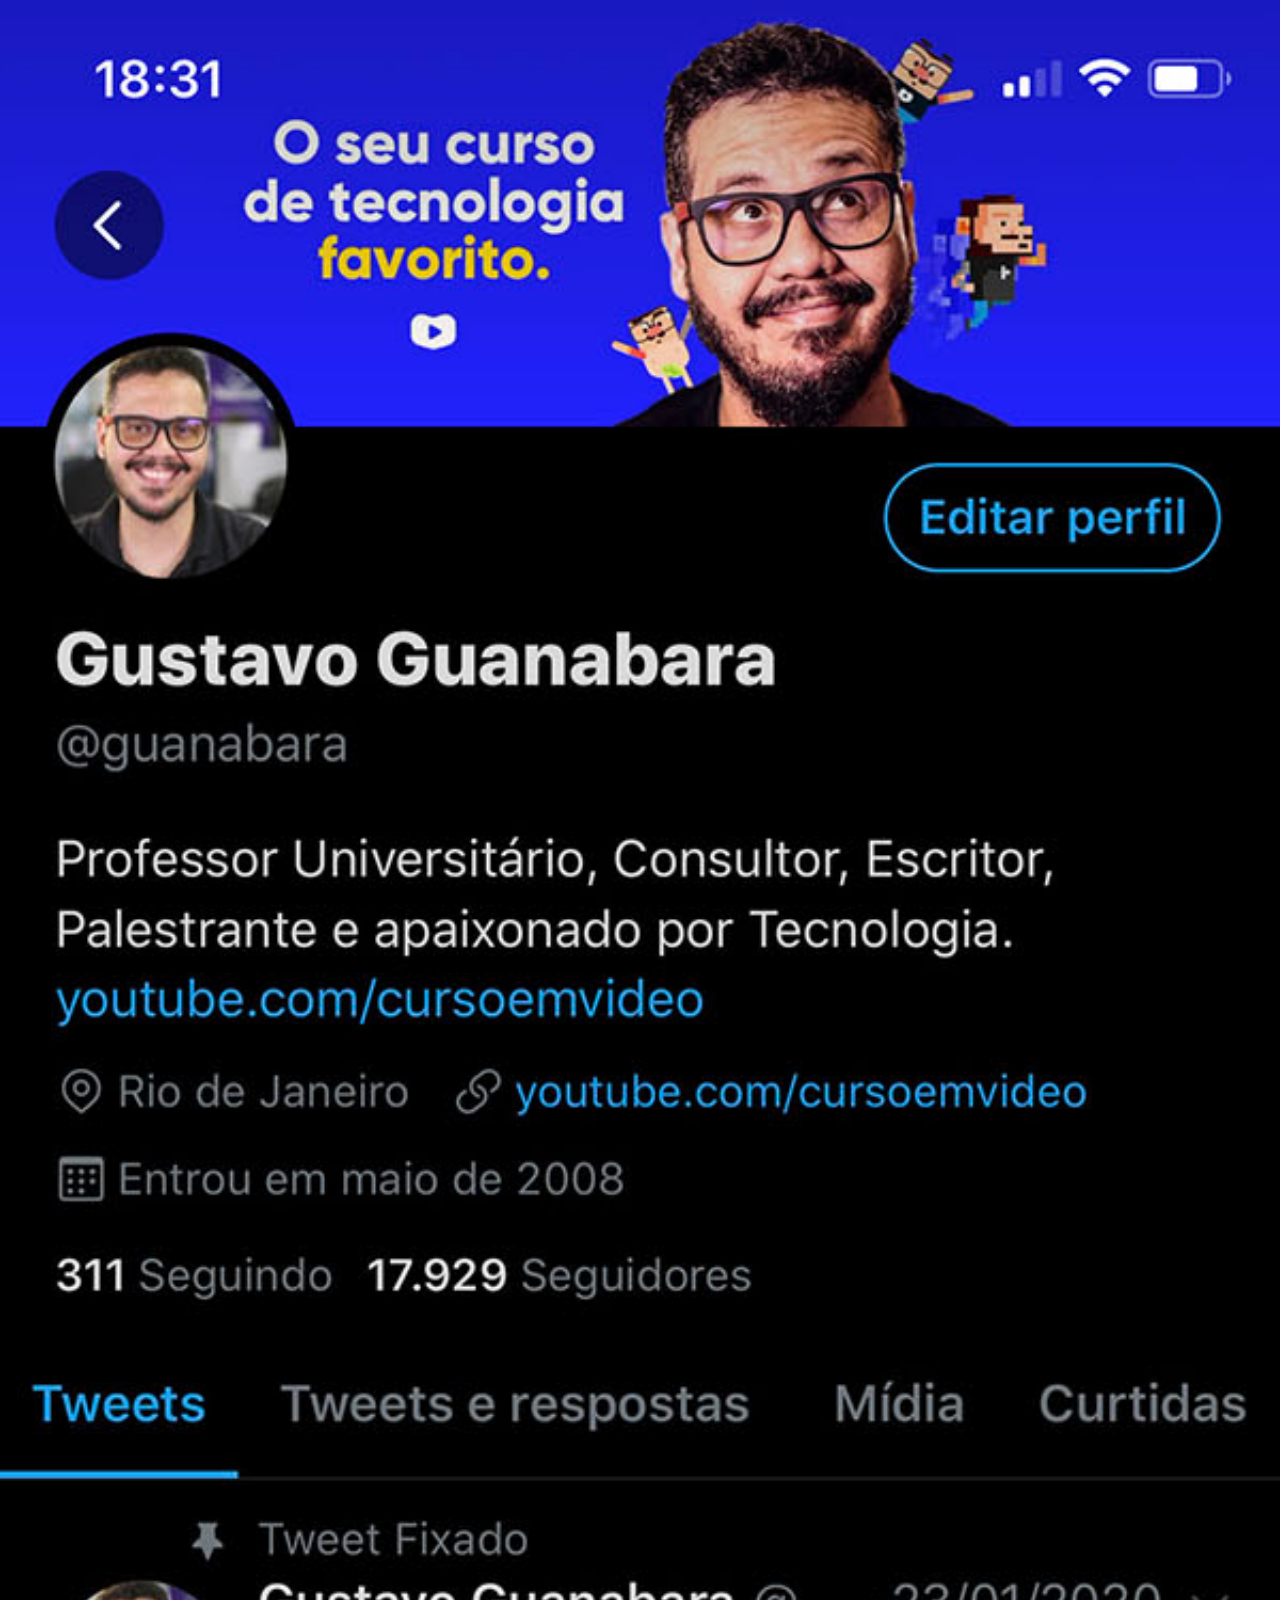
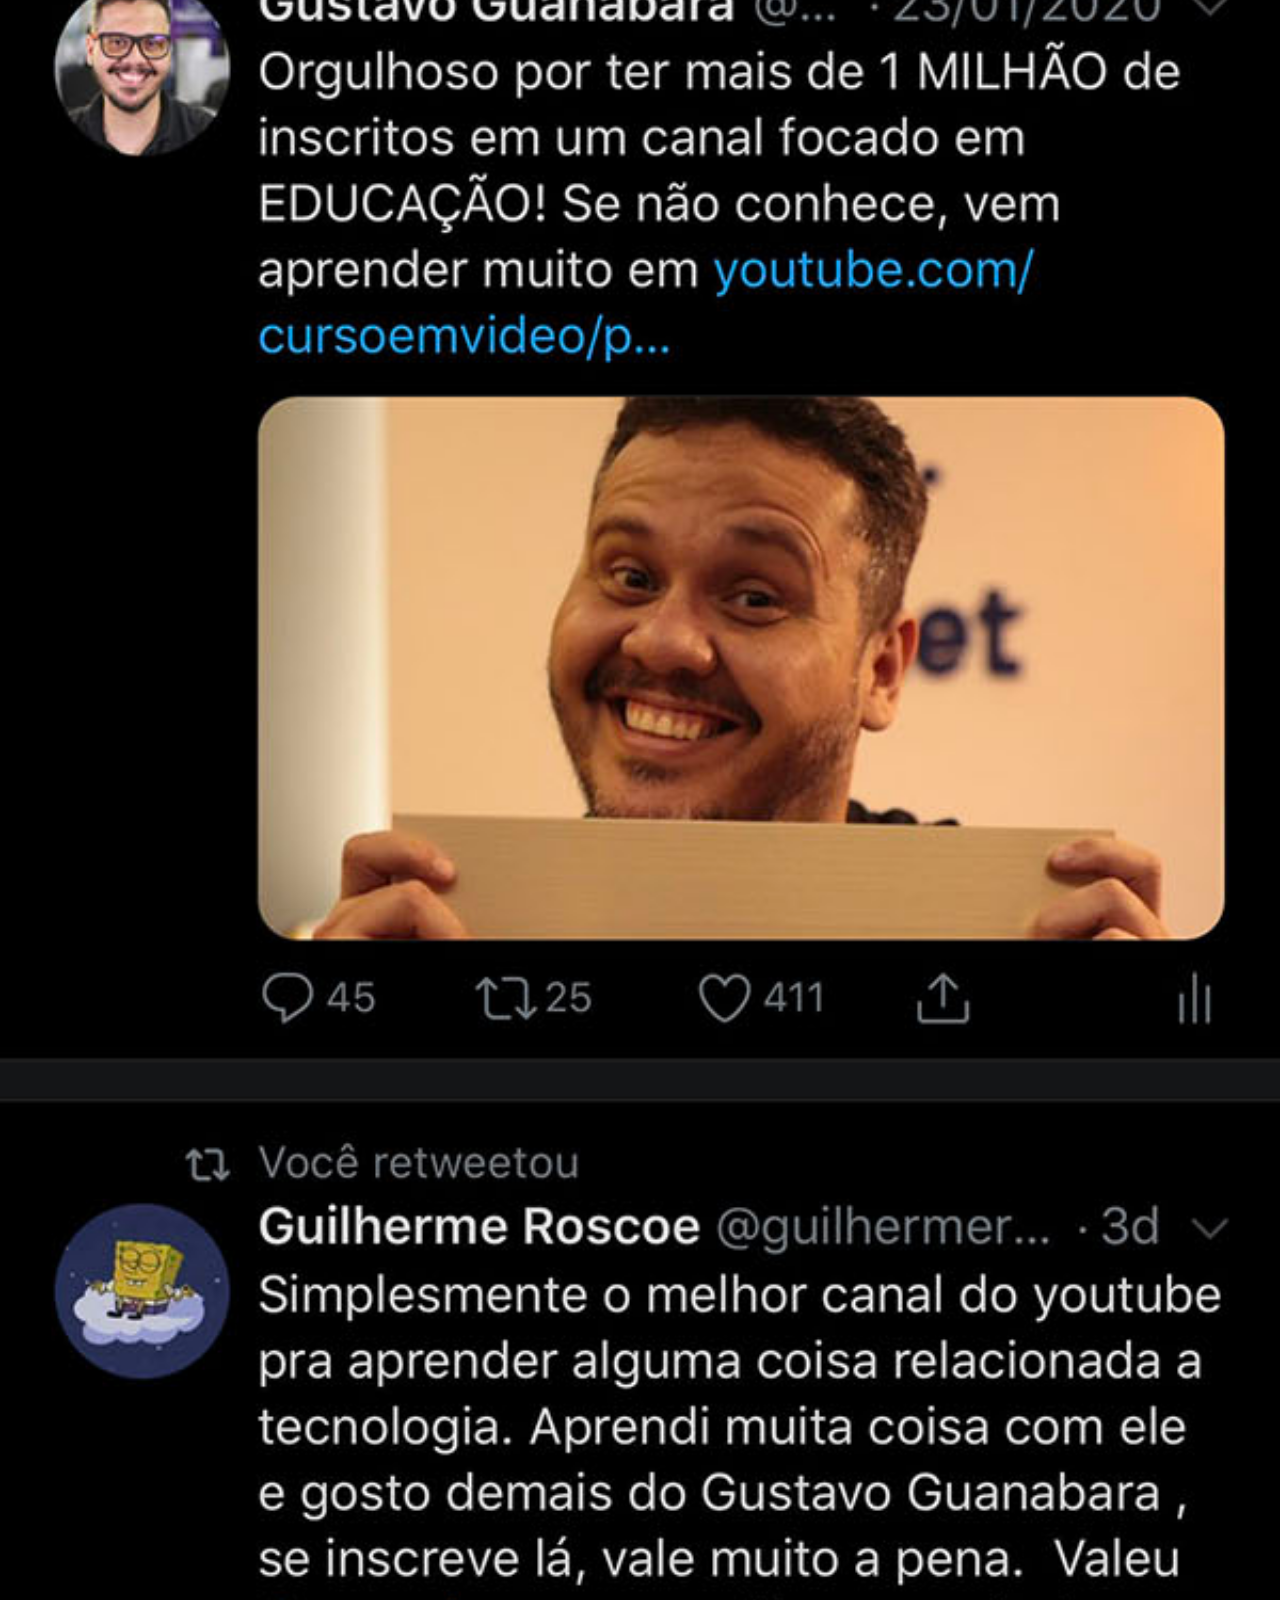
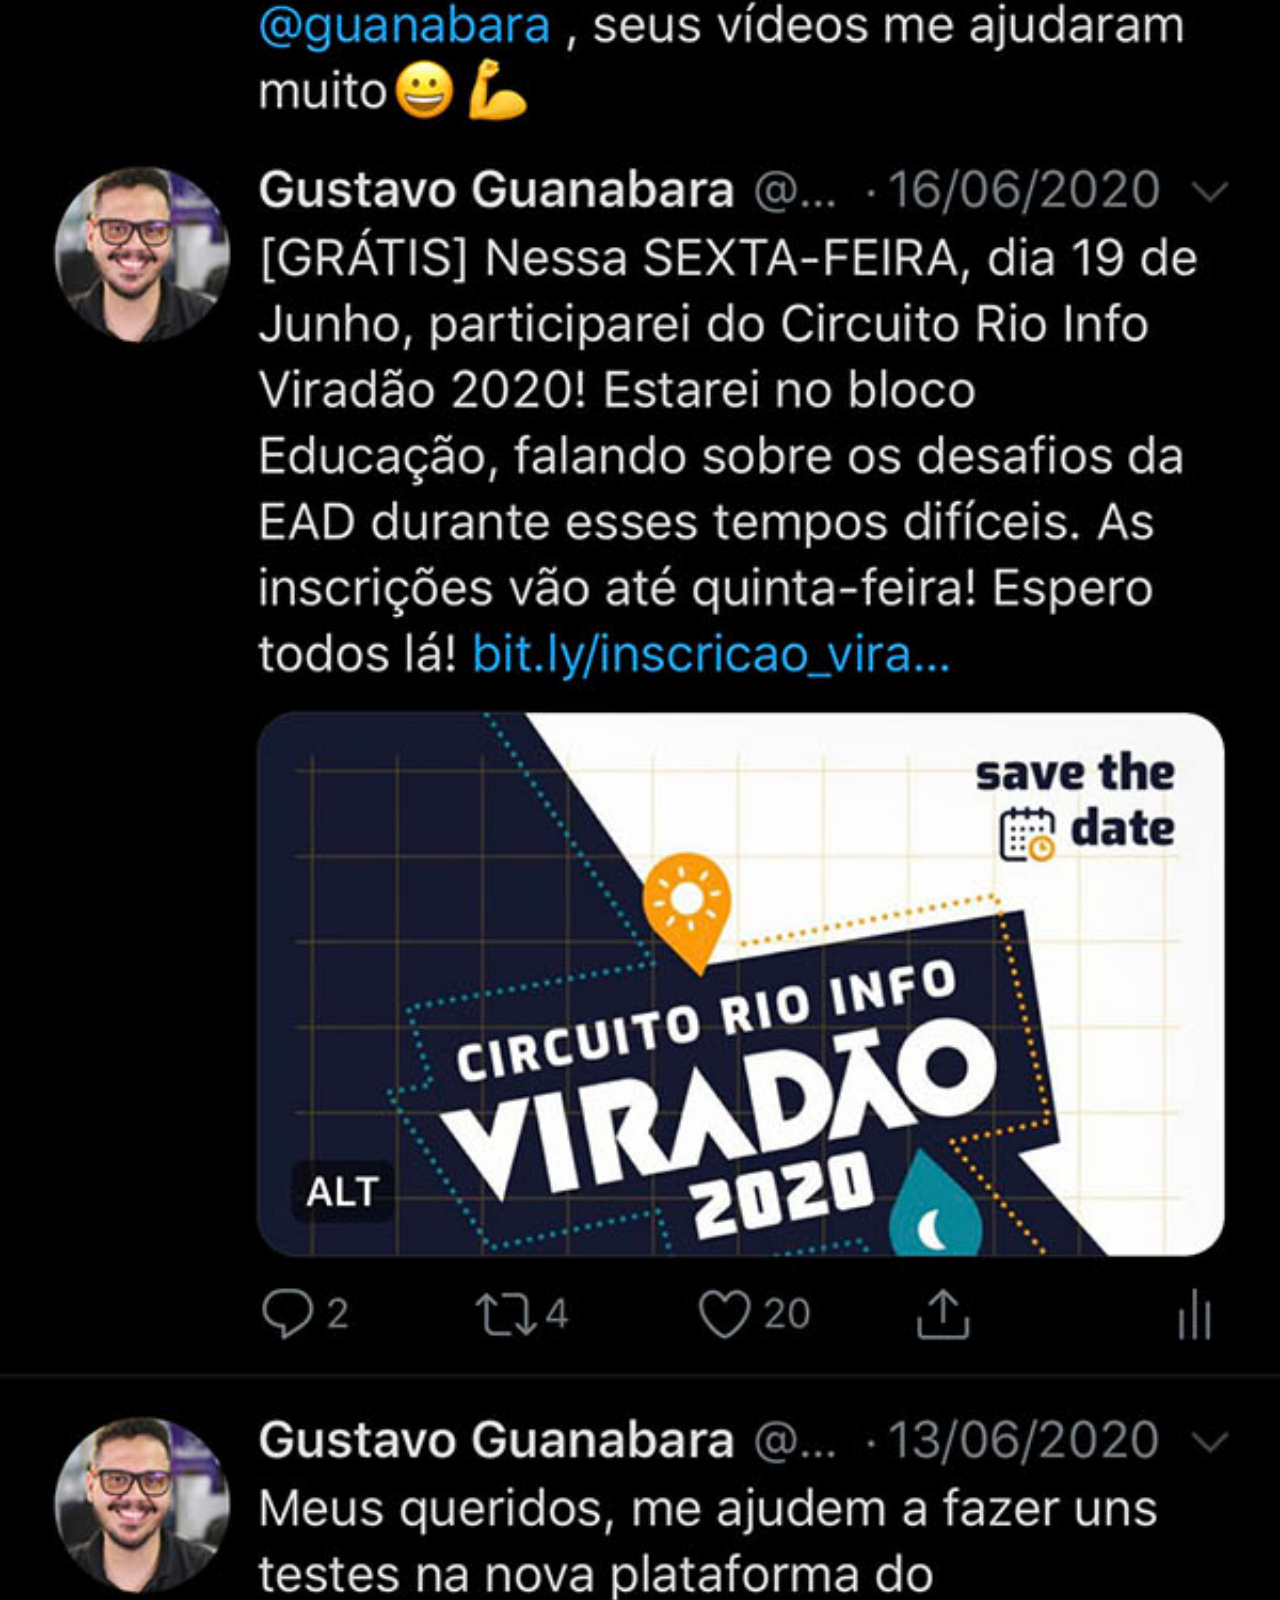
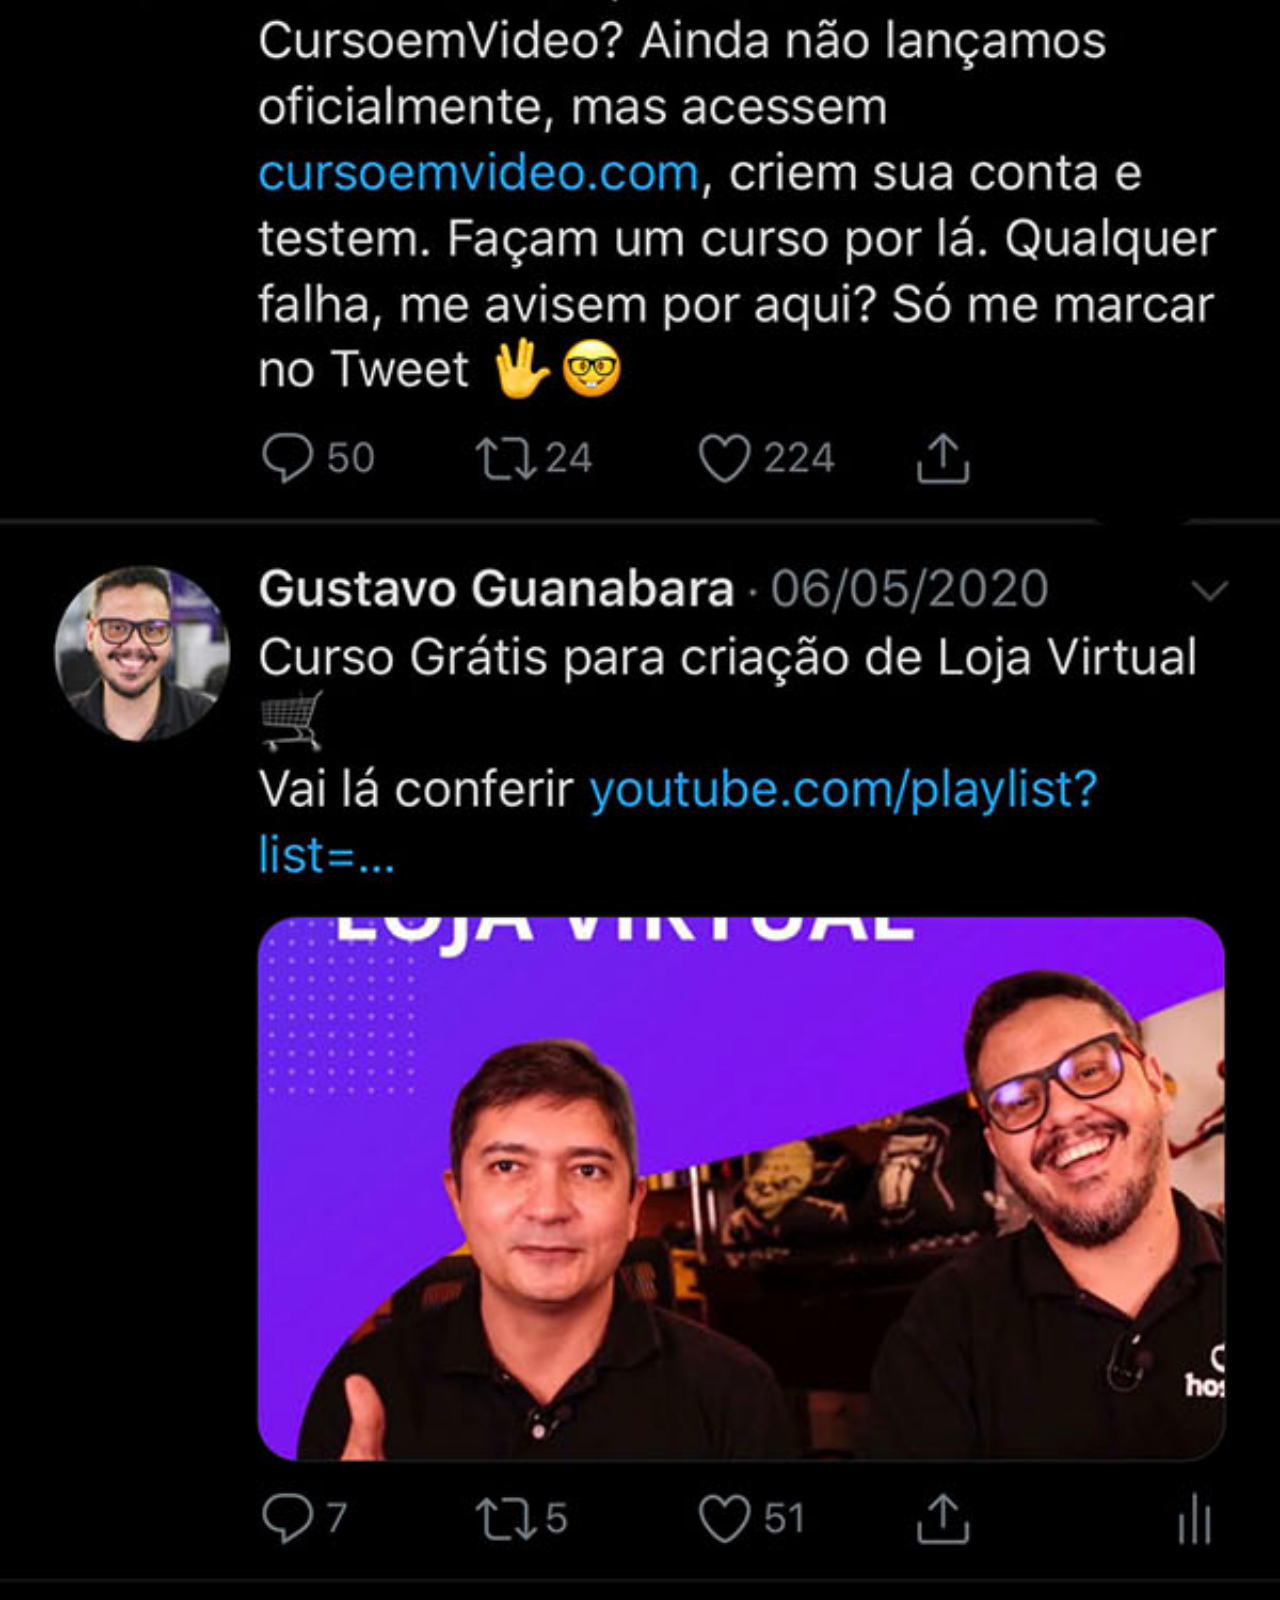
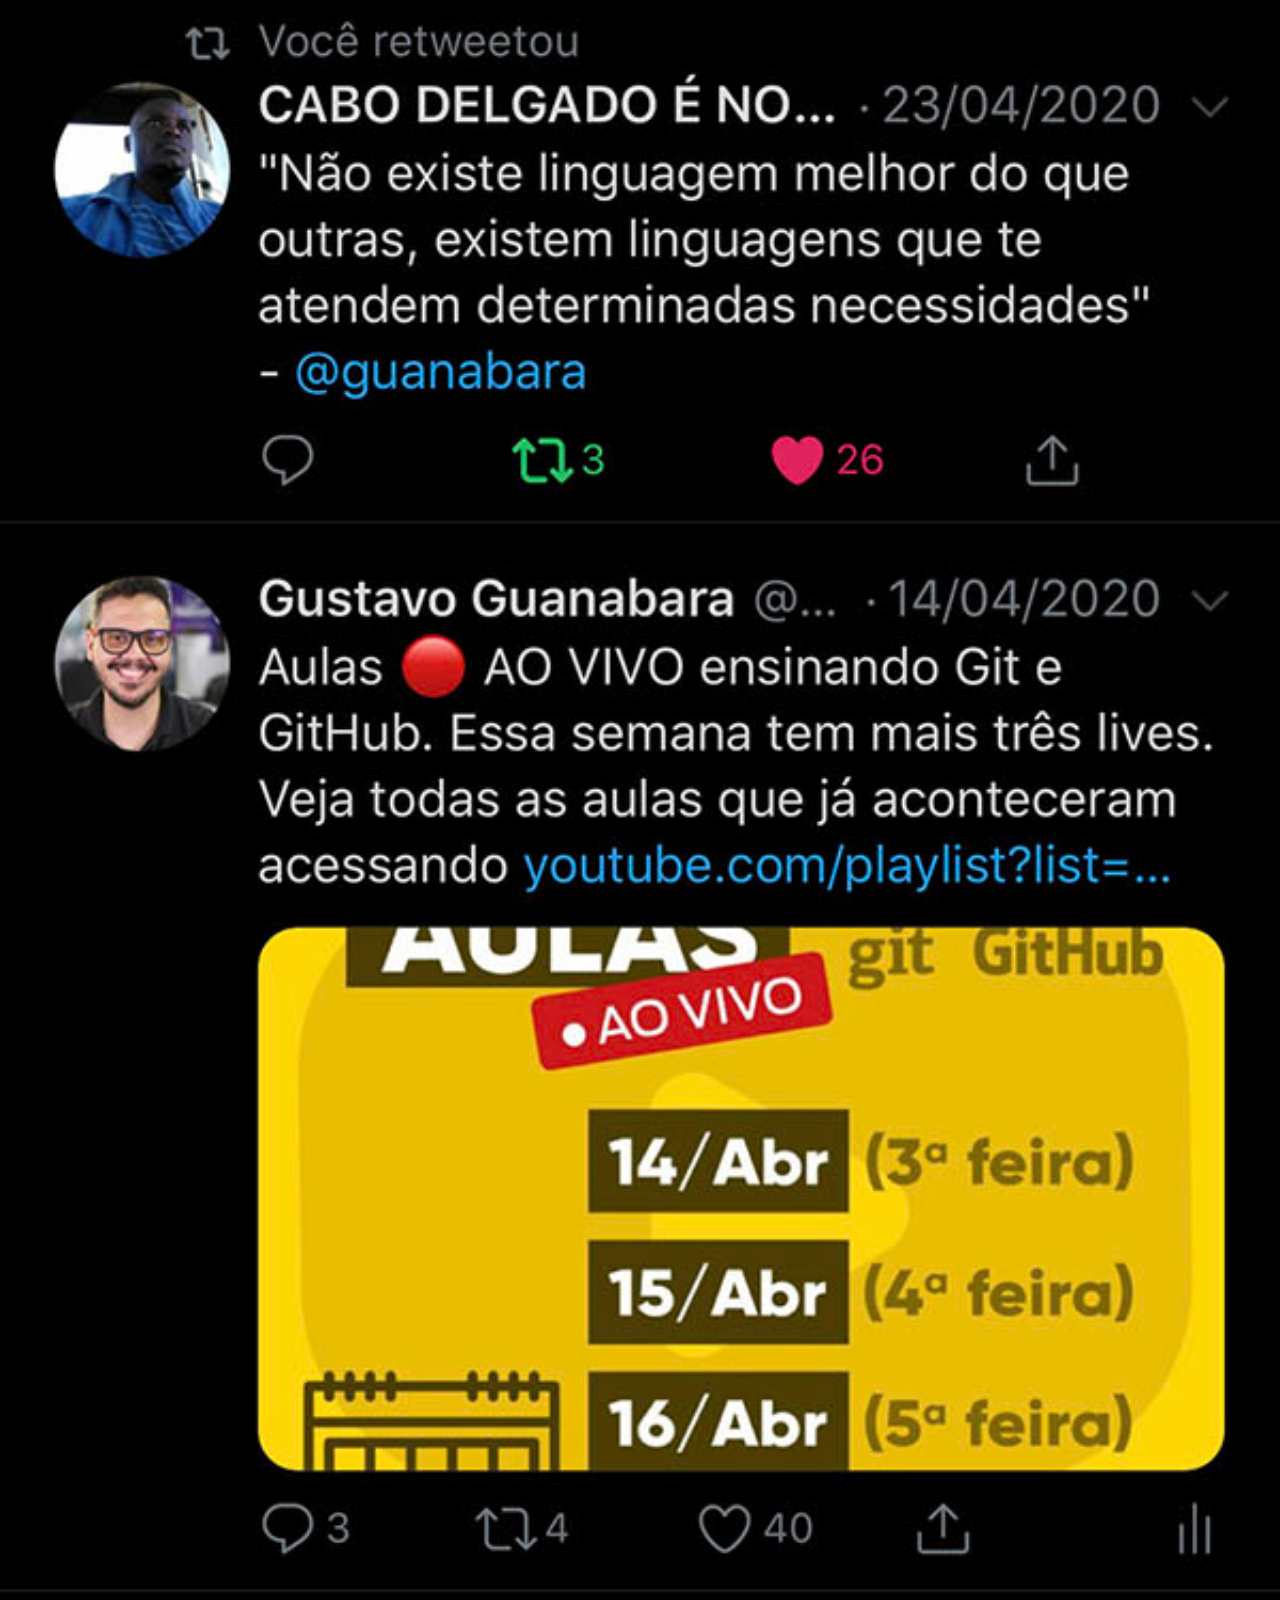
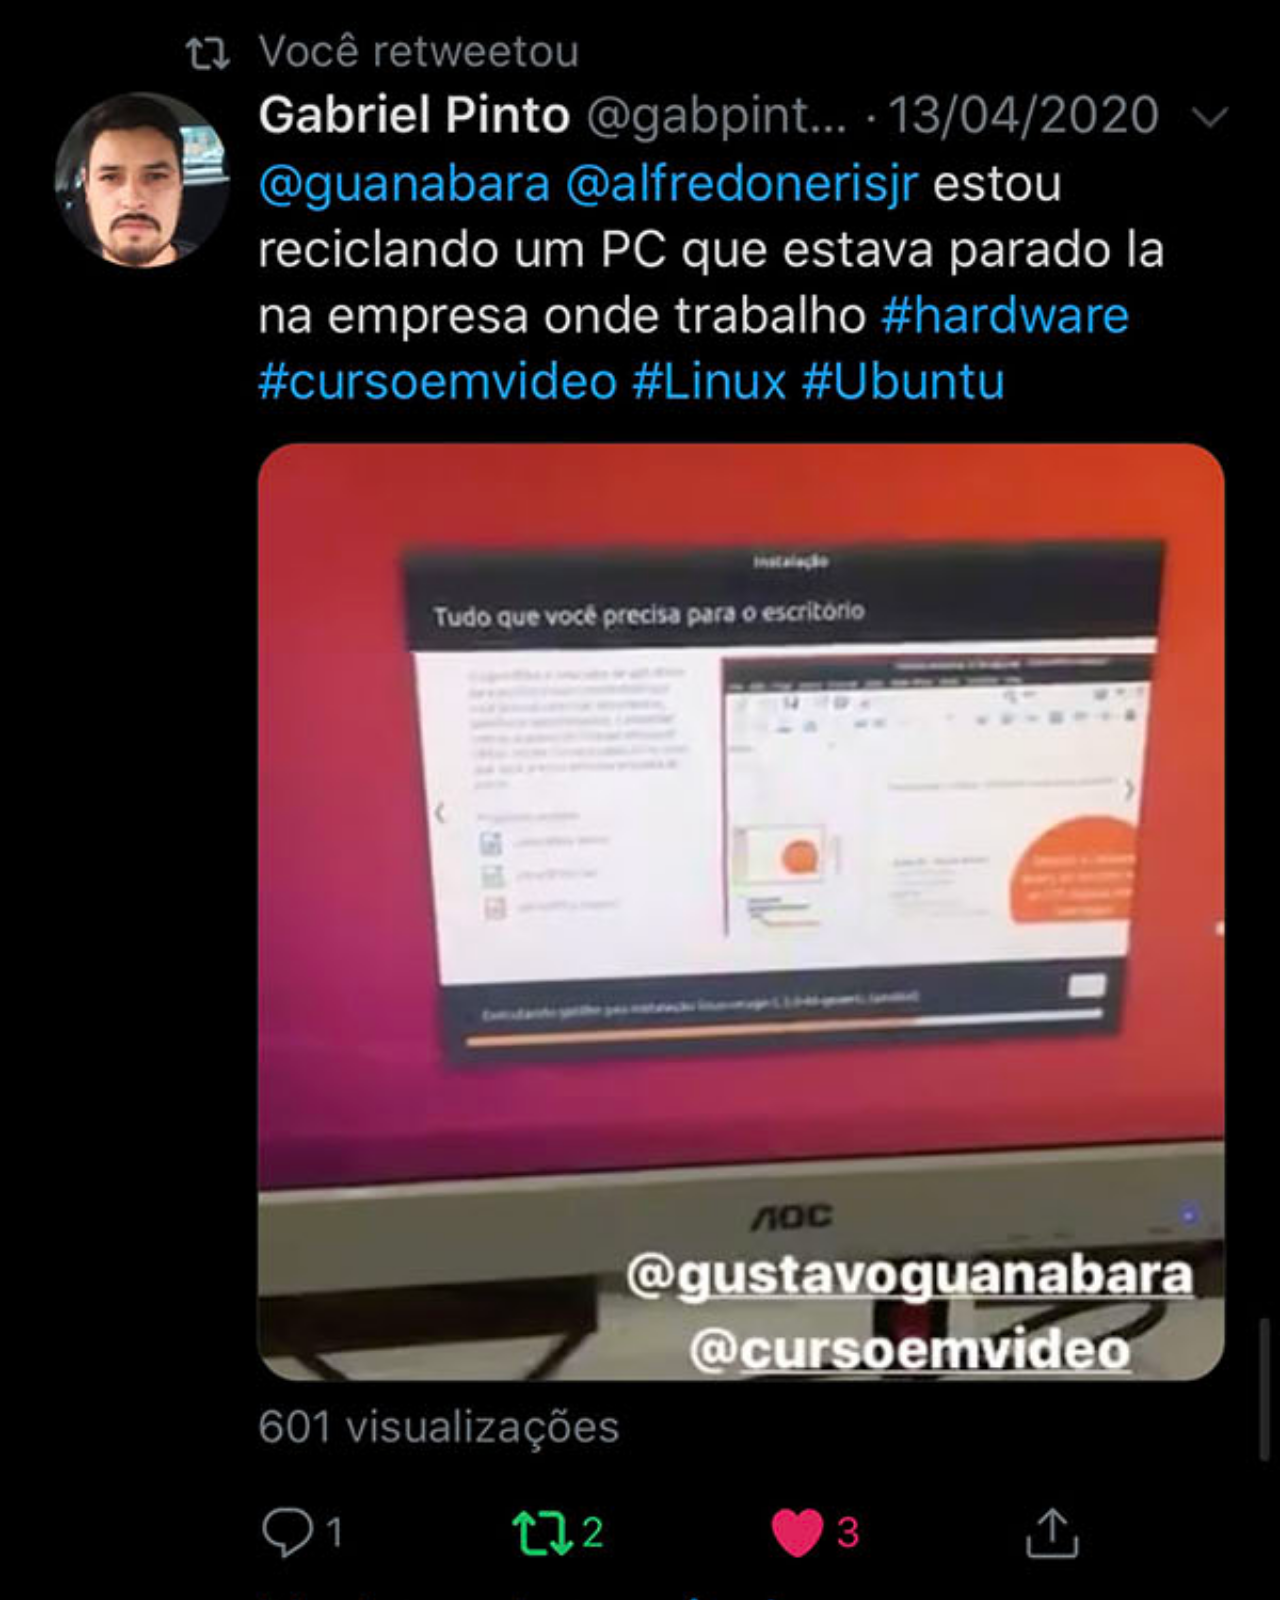
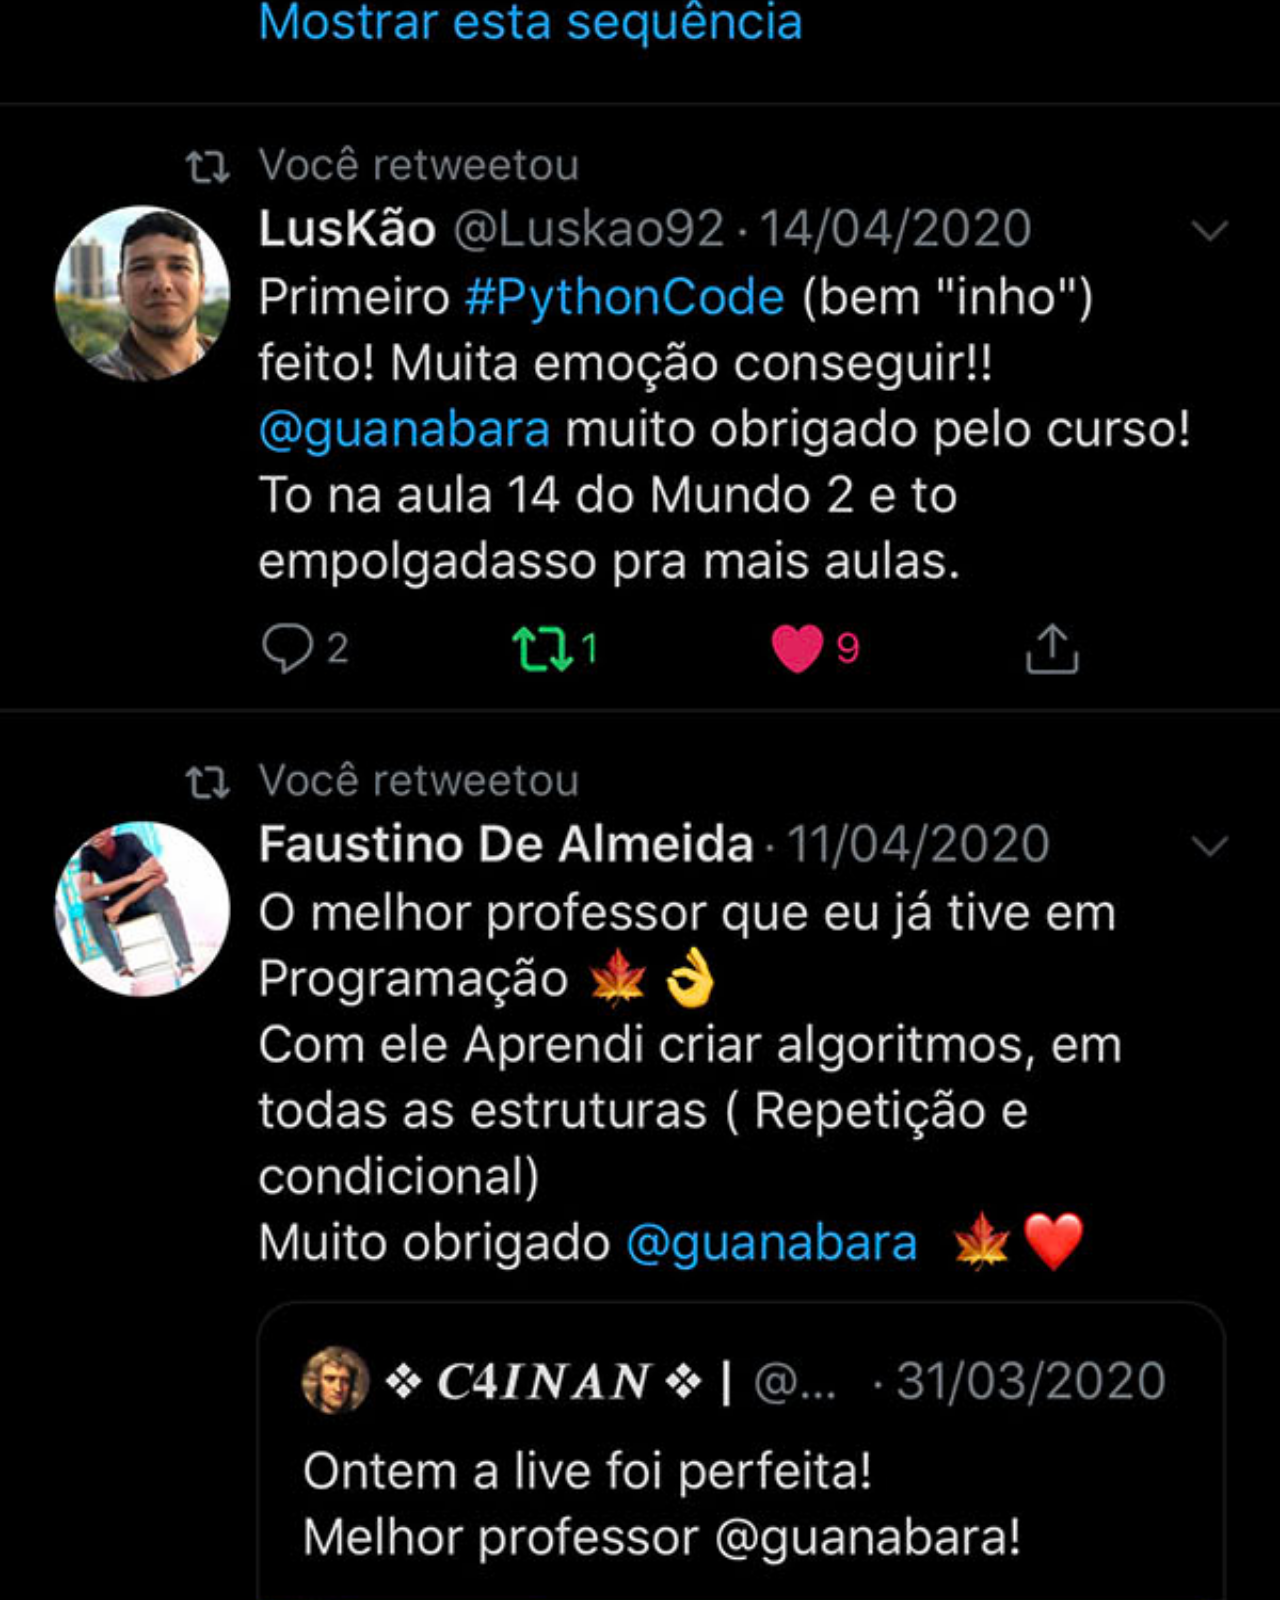
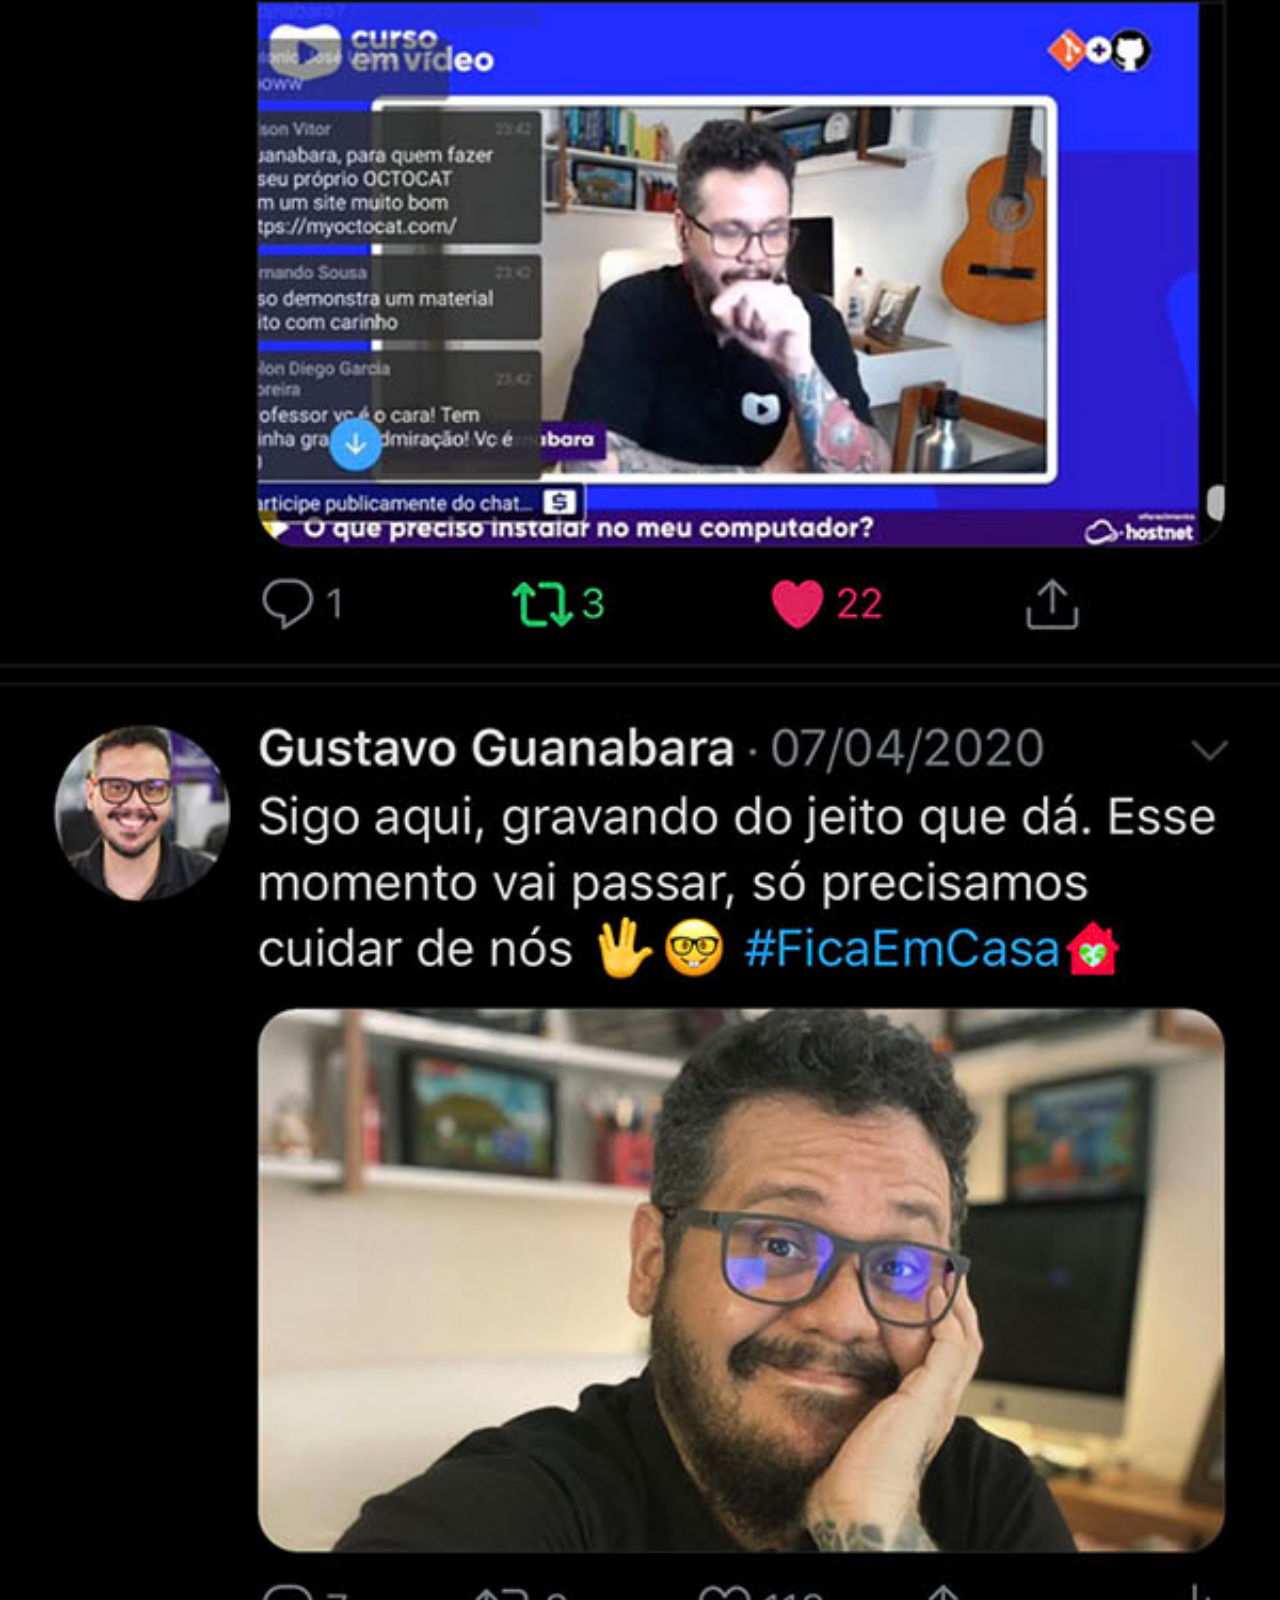
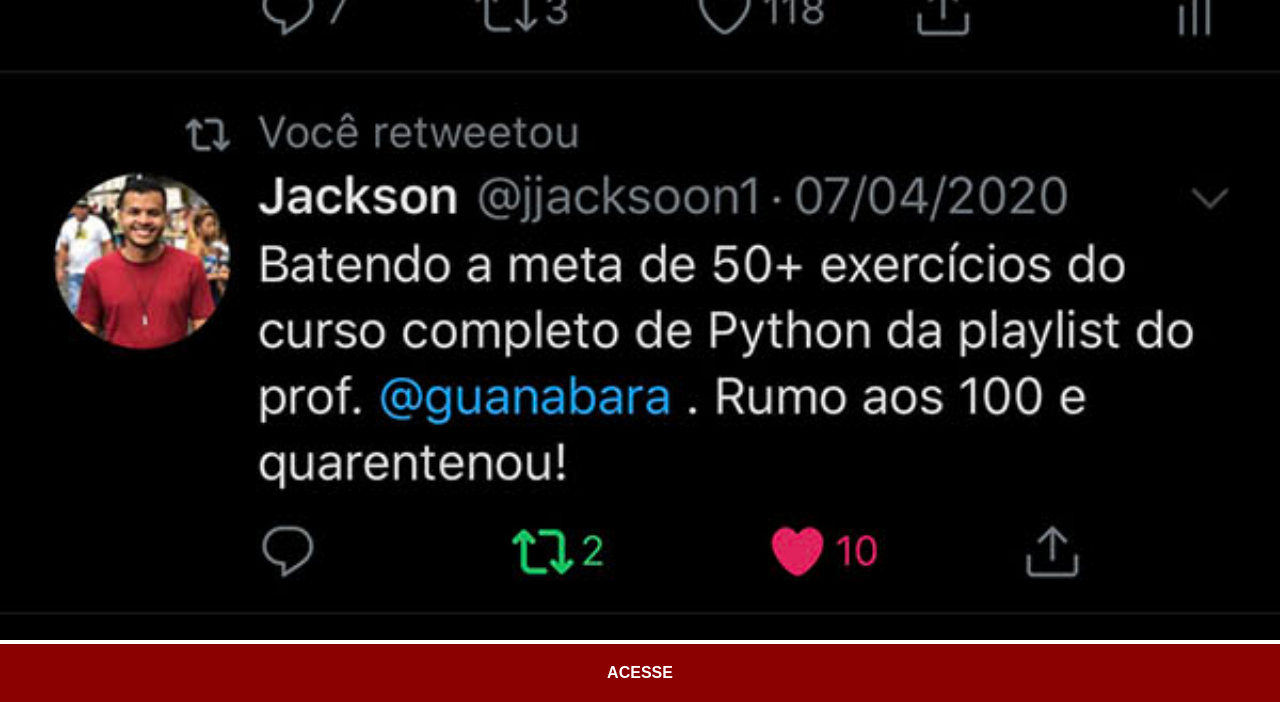
<file: twitter.html>
<!doctype html>
<html lang="pt-br">
  <head>
    <meta charset="UTF-8" />
    <meta name="viewport" content="width=device-width, initial-scale=1.0" />
    <link rel="stylesheet" href="styles/social.css" />
    <title>Twitter</title>
  </head>
  <body>
    <img src="imagens/tela-twitter.jpg" alt="Twitter" /><a
      href="https://x.com/guanabara"
      >ACESSE</a
    >
  </body>
</html>
</file>
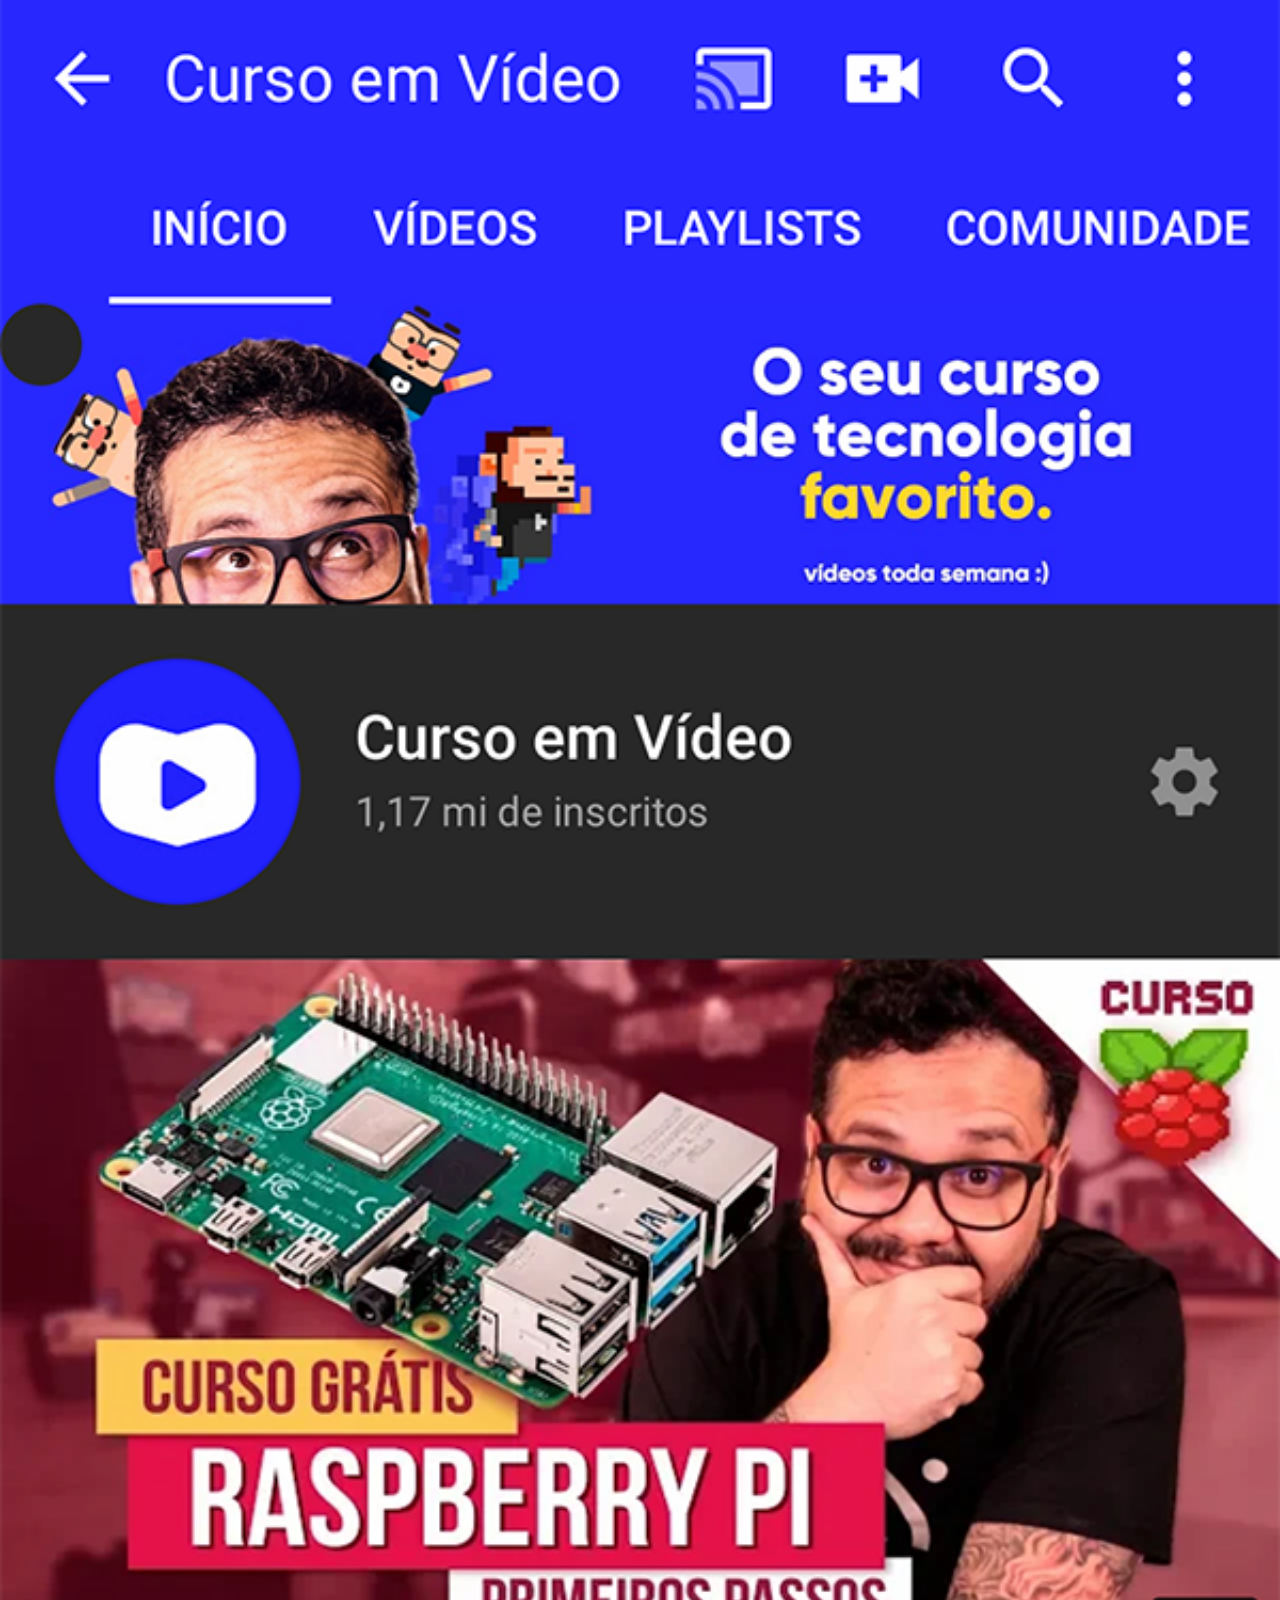
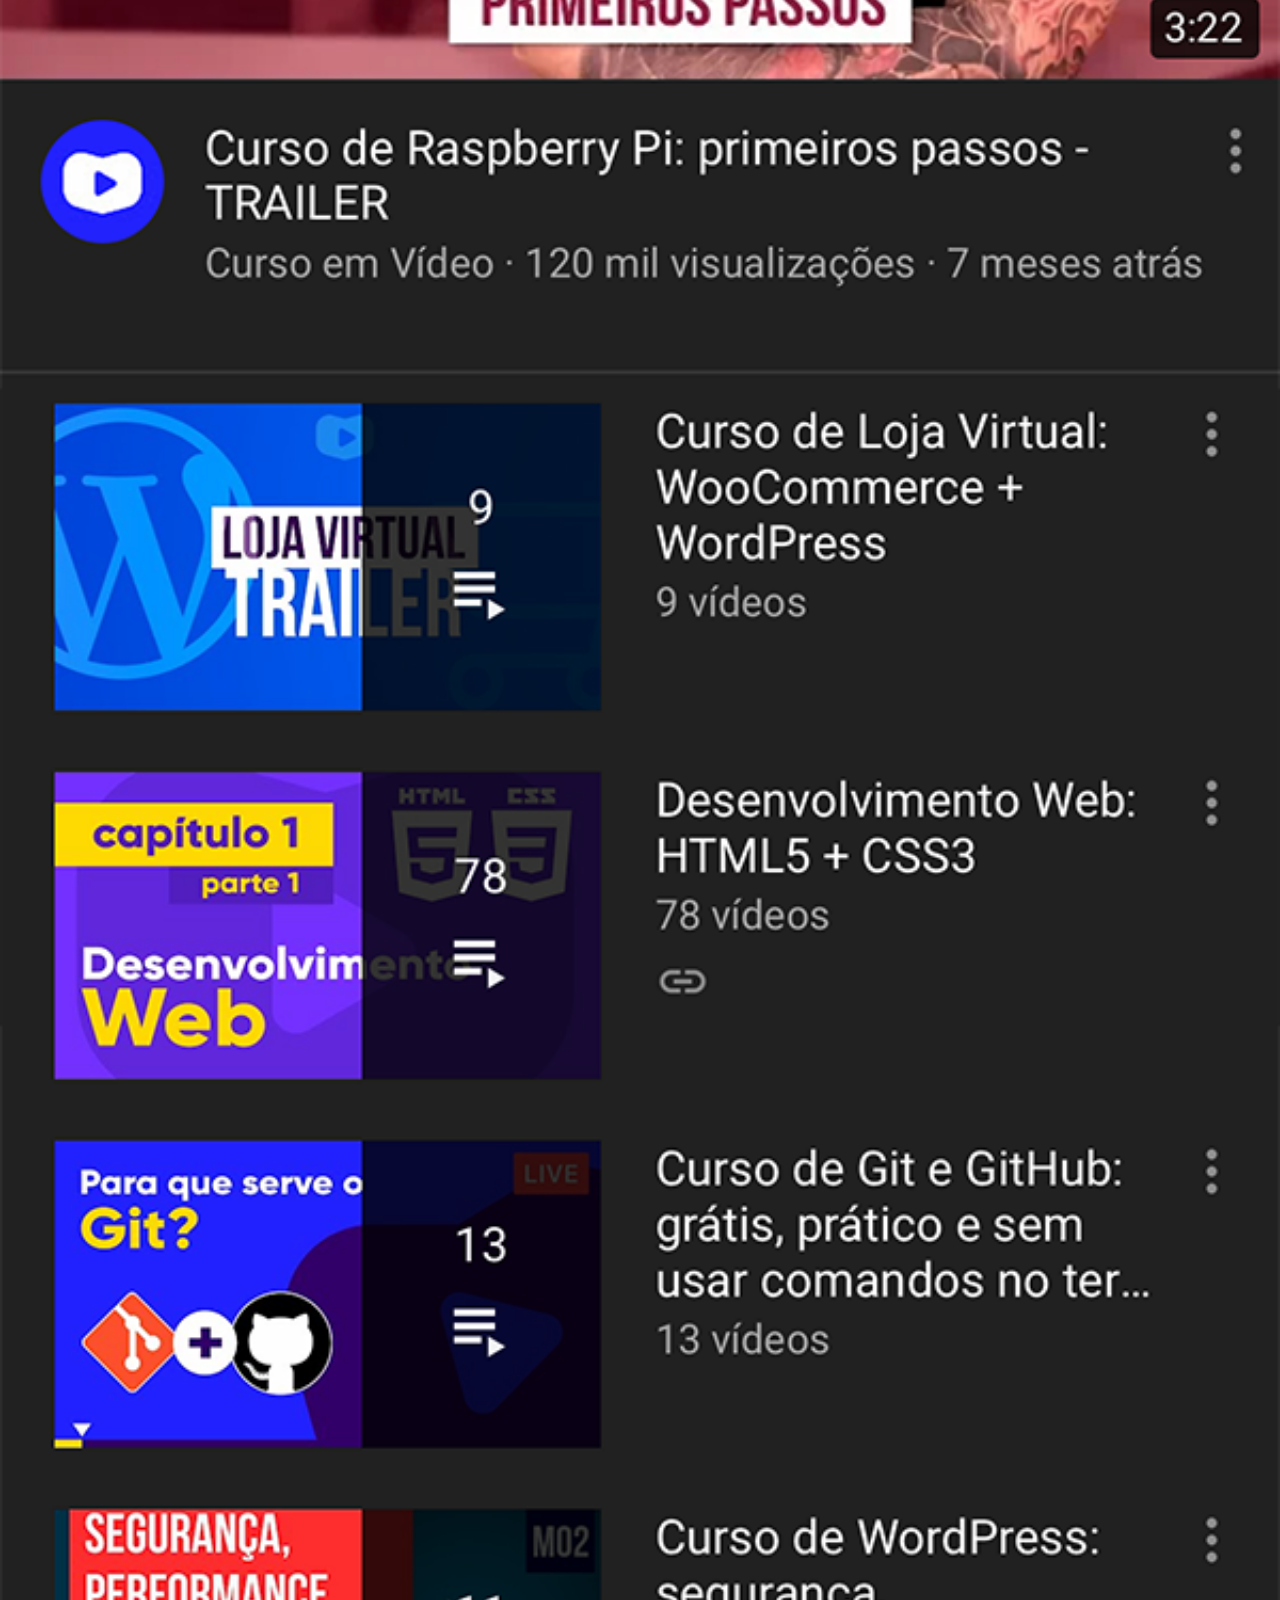
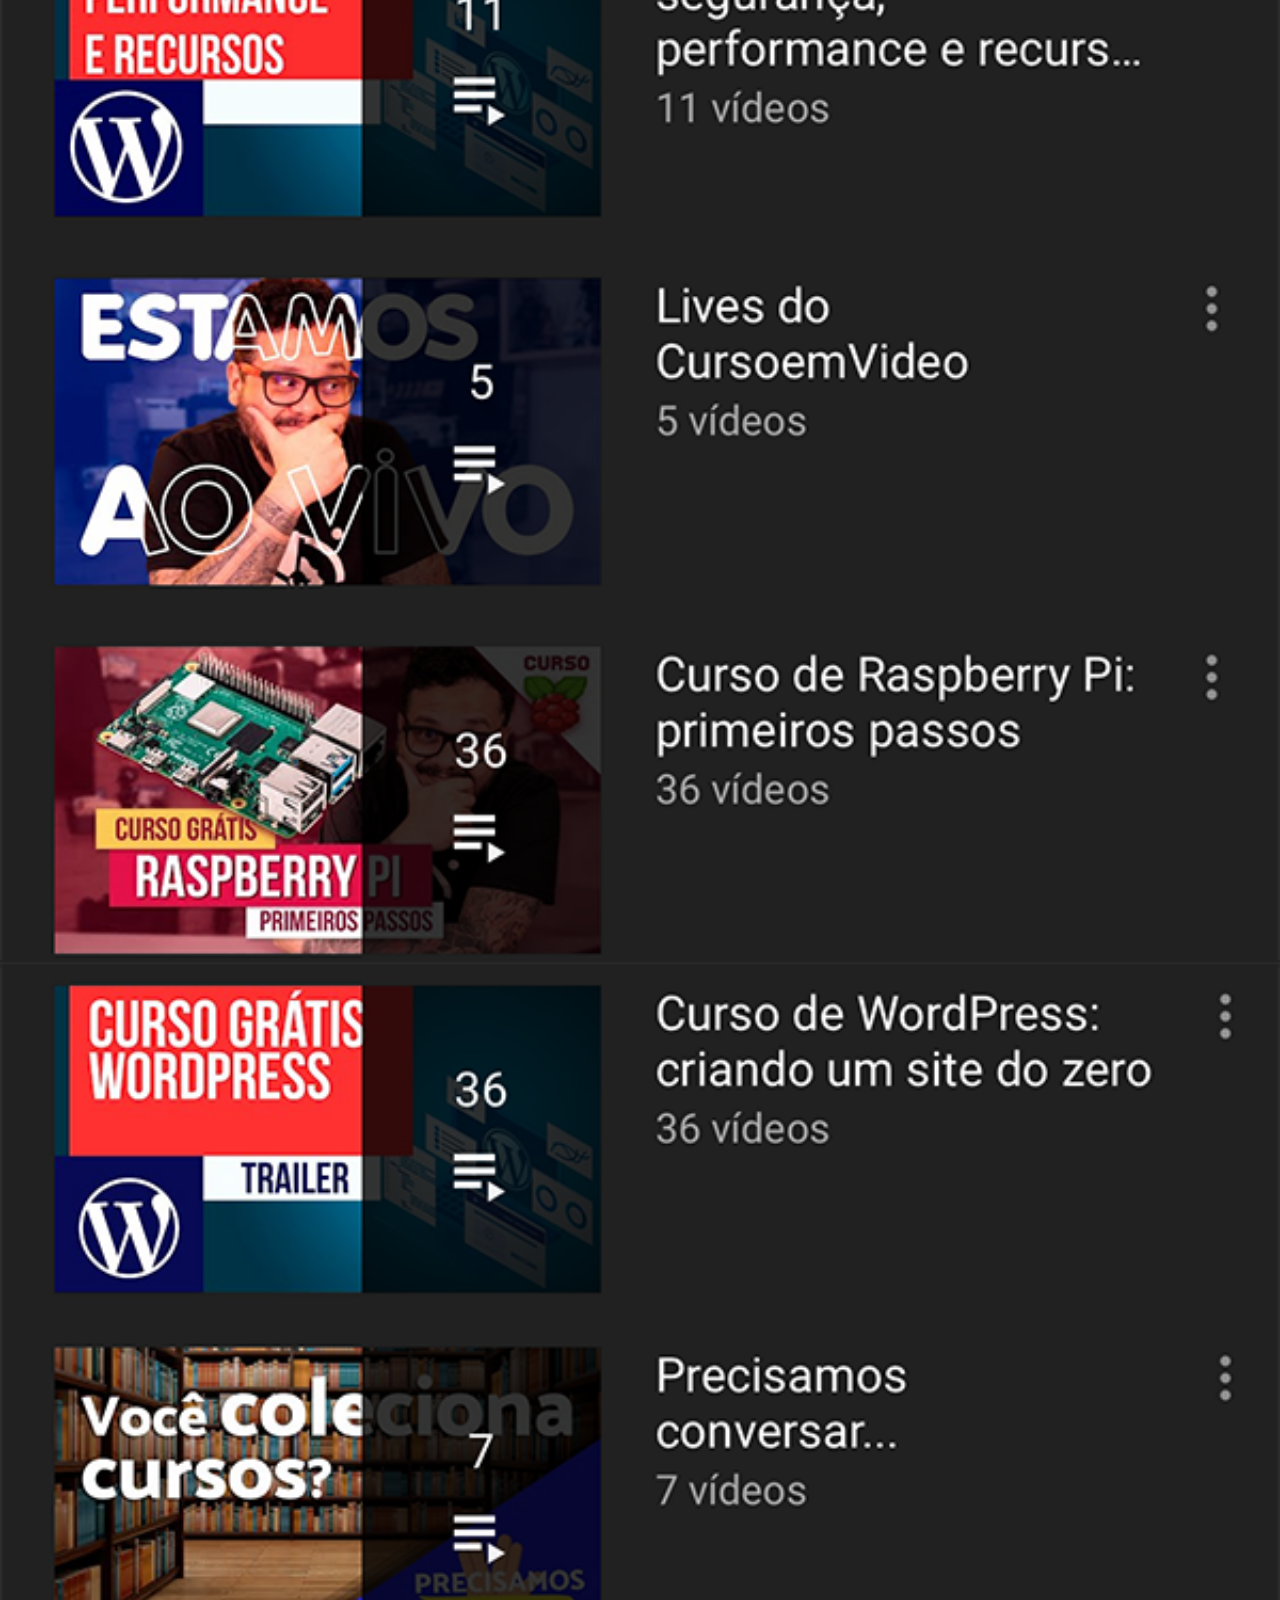
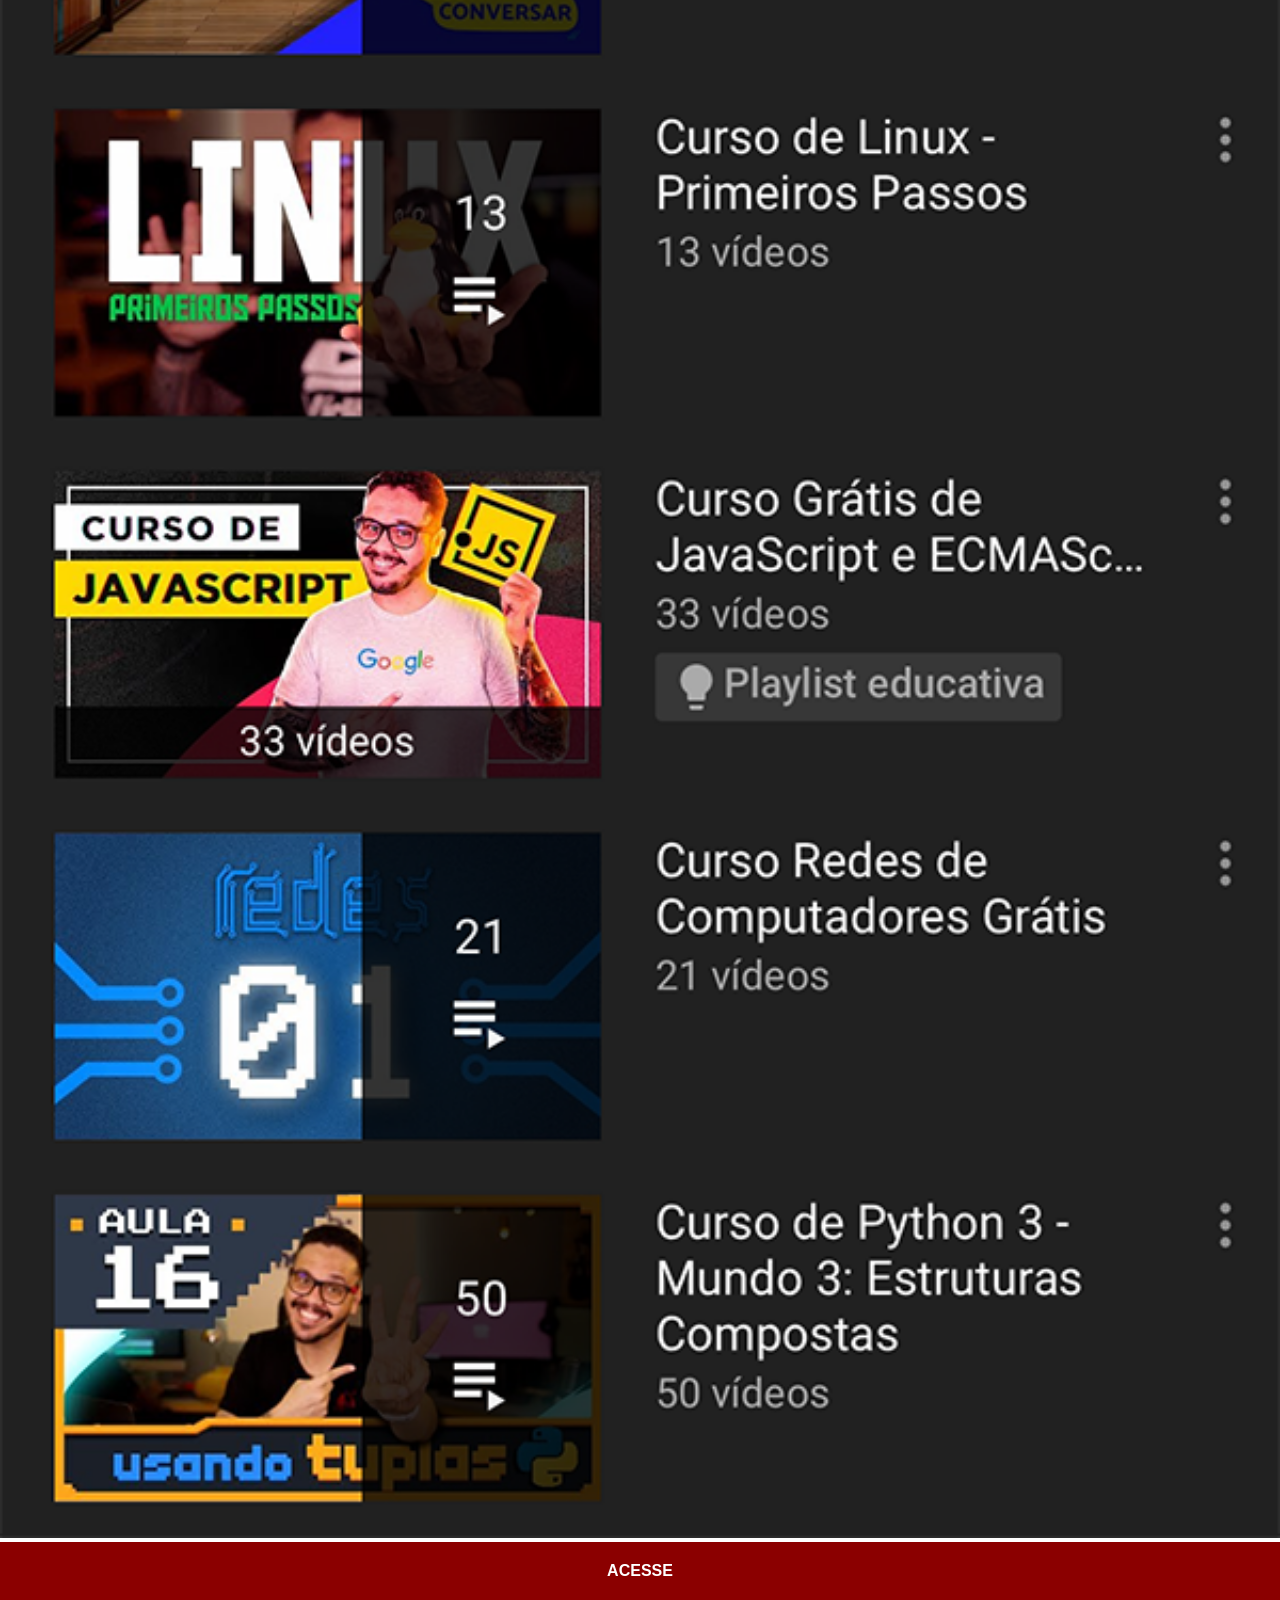
<file: youtube.html>
<!doctype html>
<html lang="pt-br">
  <head>
    <meta charset="UTF-8" />
    <meta name="viewport" content="width=device-width, initial-scale=1.0" />
    <link rel="stylesheet" href="styles/social.css" />
    <title>YouTube</title>
  </head>
  <body>
    <img src="imagens/tela-youtube.png" alt="YouTube" /><a
      href="https://www.youtube.com/@cursoemvideo/playlists"
      target="_blank"
      >ACESSE</a
    >
  </body>
</html>
</file>
<file: styles/style.css>
@charset "UTF-8";

* {
  margin: 0px;
  padding: 0px;
  font-family: Arial, Helvetica, sans-serif;
}

html,
body {
  height: 100vh;
  width: 100vw;
  background-color: black;
}

body {
  background: url(../imagens/fundo-madeira.jpg) no-repeat top center;
  background-size: cover;
  background-attachment: fixed;
}

main {
  position: relative;
  height: 100vh;
}

section#telefone {
  position: absolute;
  top: 50%;
  left: 50%;
  transform: translate(-50%, -50%);
  width: 311px;
  height: 627px;
  background: url(../imagens/frame-iphone.png) no-repeat;
}

iframe#tela {
  position: relative;
  top: 80px;
  left: 22px;
  width: 267px;
  height: 471px;
}

section#redes-sociais {
  display: flex;
  flex-direction: column;
  text-align: right;
}

section#redes-sociais img {
  width: 50px;
  margin: 10px;
  border-radius: 50%;
  box-shadow: 2px 2px 5px rgba(0, 0, 0, 0.4);
  box-sizing: border-box;
}

section#redes-sociais img:hover {
  border: 2px solid rgba(255, 255, 255, 0.6);
  transform: translate(-8px);
  box-shadow: 5px 3px 10px rgba(0, 0, 0, 0.6);
  transition:
    transform 0.2s,
    border 0.2s;
}
</file>
<file: styles/social.css>
@charset "UTF-8";

* {
  margin: 0px;
  padding: 0px;
  font-family: Arial, Helvetica, sans-serif;
}

::-webkit-scrollbar {
  width: 0px;
  height: 0px;
}

img {
  width: 100vw;
}

a {
  display: block;
  background-color: darkred;
  color: white;
  padding: 20px;
  text-align: center;
  font-weight: bolder;
  text-decoration: none;
}

a:hover {
  background-color: red;
}
</file>
